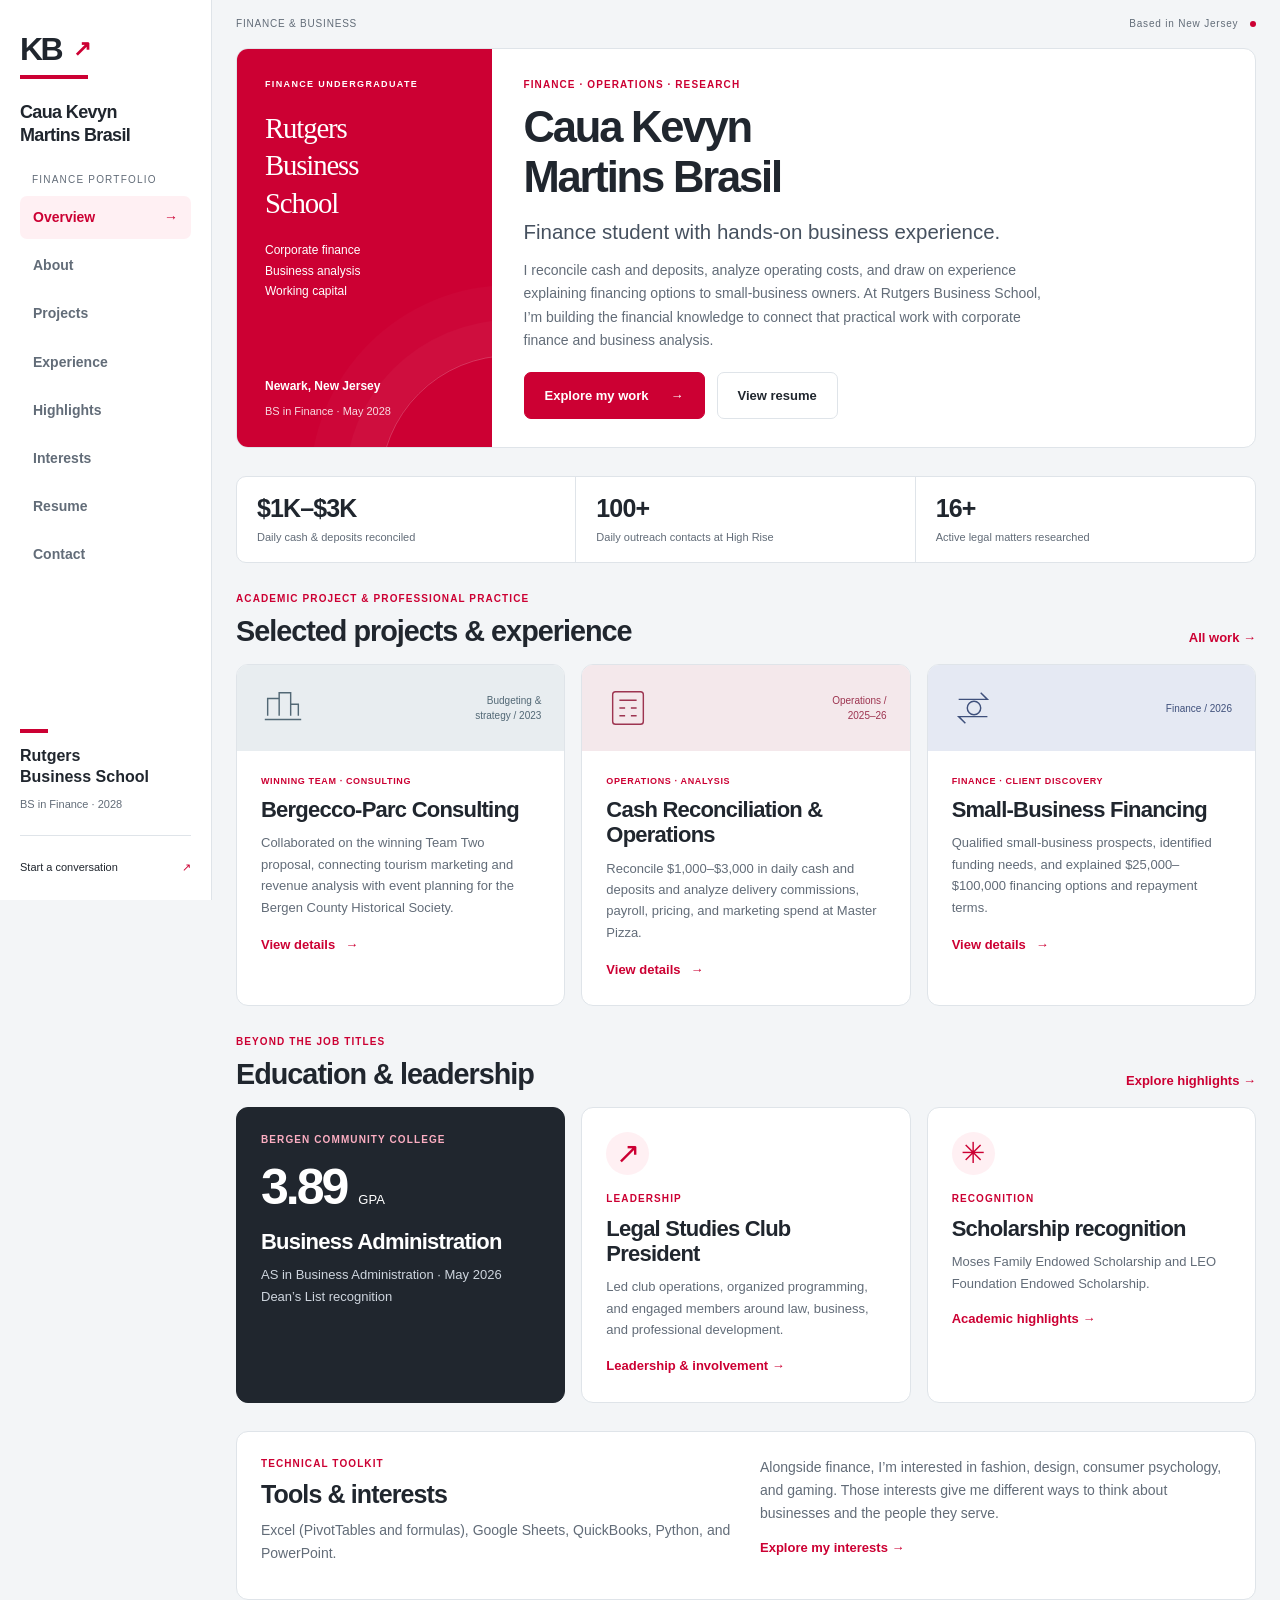
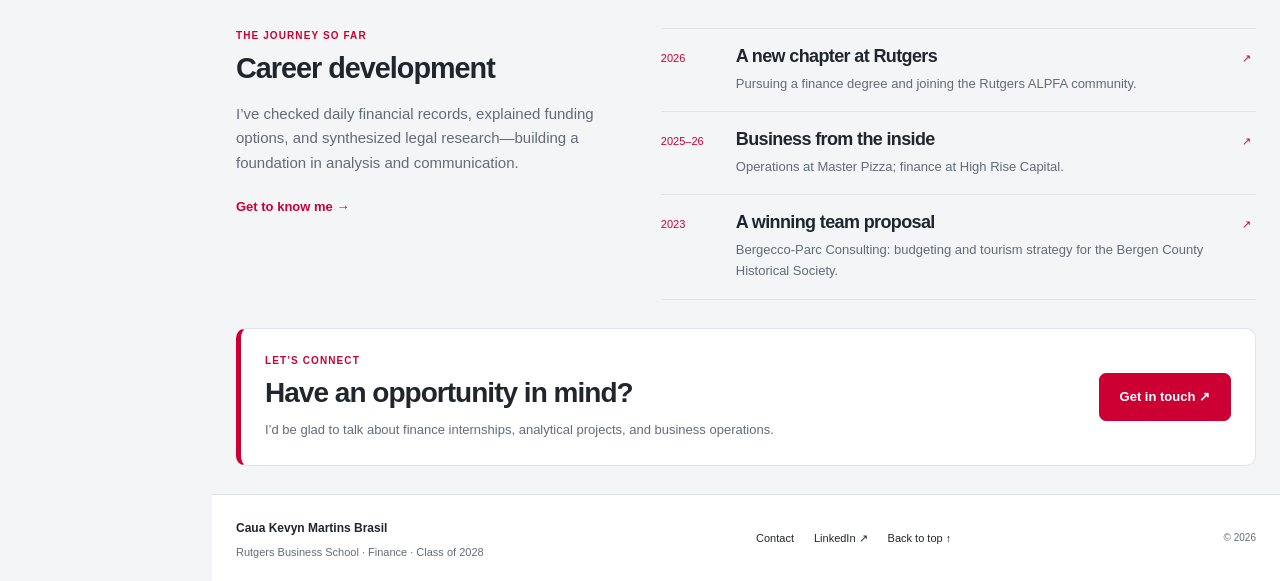
<file: index.html>
<!doctype html>
<html lang="en">
<head>
  <meta charset="utf-8">
  <meta name="viewport" content="width=device-width, initial-scale=1">
  <meta name="description" content="Finance, business experience, and campus involvement from Caua Kevyn Martins Brasil.">
  <meta name="theme-color" content="#cc0033">
  <title>Overview | Caua Kevyn Martins Brasil</title>
  <link rel="icon" href="data:image/svg+xml,%3Csvg xmlns='http://www.w3.org/2000/svg' viewBox='0 0 64 64'%3E%3Crect width='64' height='64' fill='%23cc0033'/%3E%3Ctext x='32' y='42' text-anchor='middle' font-family='Arial,sans-serif' font-weight='bold' font-size='23' fill='white'%3EKB%3C/text%3E%3C/svg%3E">
  <link rel="stylesheet" href="site.css?v=9">
</head>
<body>
  <a class="skip-link" href="#main">Skip to content</a>
  <header class="site-header">
    <a class="brand" href="index.html" aria-label="Caua Kevyn Martins Brasil, home"><span class="brand-mark" aria-hidden="true">KB<span>↗</span></span><span class="brand-name">Caua Kevyn<br>Martins Brasil</span></a>
    <p class="nav-caption">Finance portfolio</p>
    <nav aria-label="Primary"><ul class="nav-list"><li><a href="index.html" aria-current="page">Overview</a></li>
<li><a href="about.html">About</a></li>
<li><a href="projects.html">Projects</a></li>
<li><a href="experience.html">Experience</a></li>
<li><a href="highlights.html">Highlights</a></li>
<li><a href="interests.html">Interests</a></li>
<li><a href="resume.html">Resume</a></li>
<li><a href="contact.html">Contact</a></li></ul></nav>
    <div class="sidebar-school"><span class="school-rule"></span><strong>Rutgers<br>Business School</strong><span>BS in Finance · 2028</span></div>
    <a class="sidebar-contact" href="contact.html">Start a conversation <span>↗</span></a>
  </header>
  <div class="site-content"><div class="topline"><span>FINANCE &amp; BUSINESS</span><span>Based in New Jersey <span class="status-dot" aria-hidden="true"></span></span></div>
  <main id="main">
  <div class="wrap"><section class="profile-hero" aria-labelledby="hero-title">
    <div class="profile-scarlet"><span class="profile-label">FINANCE UNDERGRADUATE</span><div class="profile-word">Rutgers<br>Business<br>School</div><p class="profile-focus">Corporate finance<br>Business analysis<br>Working capital</p><div class="profile-school">Newark, New Jersey<span>BS in Finance · May 2028</span></div></div>
    <div class="profile-intro"><span class="eyebrow">Finance · Operations · Research</span><h1 id="hero-title">Caua Kevyn<br>Martins Brasil</h1><p class="lead">Finance student with hands-on business experience.</p><p class="intro-detail">I reconcile cash and deposits, analyze operating costs, and draw on experience explaining financing options to small-business owners. At Rutgers Business School, I’m building the financial knowledge to connect that practical work with corporate finance and business analysis.</p><div class="button-row"><a class="button" href="projects.html">Explore my work <span aria-hidden="true">→</span></a><a class="button secondary" href="resume.html">View resume</a></div></div>
  </section>
  <div class="evidence-strip evidence-strip-three" aria-label="Experience at a glance"><div><strong>$1K–$3K</strong><span>Daily cash &amp; deposits reconciled</span></div><div><strong>100+</strong><span>Daily outreach contacts at High Rise</span></div><div><strong>16+</strong><span>Active legal matters researched</span></div></div>
  <section class="section"><div class="section-head"><div><span class="eyebrow">Academic project &amp; professional practice</span><h2 id="section-selected-projects-amp-experience">Selected projects &amp; experience</h2></div><a class="text-link" href="projects.html">All work →</a></div><div class="project-list"><article class="project-card"><div class="project-visual "><svg viewBox="0 0 48 48" fill="none" stroke="currentColor" stroke-width="1.5" aria-hidden="true"><path d='M8 32V14h12v18M20 32V8h12v24M32 32V20h8v12M5 36h38'/></svg><span>Budgeting &amp; strategy / 2023</span></div>
      <div class="project-copy"><span class="eyebrow">Winning team · consulting</span><h3><a href="project-bergecco.html">Bergecco-Parc Consulting</a></h3><p>Collaborated on the winning Team Two proposal, connecting tourism marketing and revenue analysis with event planning for the Bergen County Historical Society.</p><a class="text-link" href="project-bergecco.html">View details <span aria-hidden="true">→</span></a></div></article><article class="project-card"><div class="project-visual rose"><svg viewBox="0 0 48 48" fill="none" stroke="currentColor" stroke-width="1.5" aria-hidden="true"><rect x='8' y='7' width='32' height='34' rx='3'/><path d='M15 16h18M15 24h6m6 0h6M15 32h6m6 0h6'/></svg><span>Operations / 2025–26</span></div>
      <div class="project-copy"><span class="eyebrow">Operations · analysis</span><h3><a href="project-operations.html">Cash Reconciliation &amp; Operations</a></h3><p>Reconcile $1,000–$3,000 in daily cash and deposits and analyze delivery commissions, payroll, pricing, and marketing spend at Master Pizza.</p><a class="text-link" href="project-operations.html">View details <span aria-hidden="true">→</span></a></div></article><article class="project-card"><div class="project-visual navy"><svg viewBox="0 0 48 48" fill="none" stroke="currentColor" stroke-width="1.5" aria-hidden="true"><path d='M8 15h30l-7-7M38 33H8l7 7'/><circle cx='24' cy='24' r='7'/></svg><span>Finance / 2026</span></div>
      <div class="project-copy"><span class="eyebrow">Finance · client discovery</span><h3><a href="project-funding.html">Small-Business Financing</a></h3><p>Qualified small-business prospects, identified funding needs, and explained $25,000–$100,000 financing options and repayment terms.</p><a class="text-link" href="project-funding.html">View details <span aria-hidden="true">→</span></a></div></article></div></section>
  <section class="highlight-section"><div class="section-head"><div><span class="eyebrow">Beyond the job titles</span><h2 id="section-education-amp-leadership">Education &amp; leadership</h2></div><a class="text-link" href="highlights.html">Explore highlights →</a></div>
    <div class="milestone-grid"><article class="milestone academic"><span class="eyebrow">Bergen Community College</span><strong class="big-stat">3.89<span>GPA</span></strong><h3>Business Administration</h3><p>AS in Business Administration · May 2026<br>Dean’s List recognition</p></article><article class="milestone"><span class="tile-icon" aria-hidden="true">↗</span><span class="eyebrow">Leadership</span><h3>Legal Studies Club President</h3><p>Led club operations, organized programming, and engaged members around law, business, and professional development.</p><a class="text-link" href="highlights.html#leadership">Leadership &amp; involvement →</a></article><article class="milestone"><span class="tile-icon" aria-hidden="true">✳</span><span class="eyebrow">Recognition</span><h3>Scholarship recognition</h3><p>Moses Family Endowed Scholarship and LEO Foundation Endowed Scholarship.</p><a class="text-link" href="highlights.html#recognition">Academic highlights →</a></article></div>
  </section>
  <section class="toolkit-section"><div><span class="eyebrow">Technical toolkit</span><h2 id="section-tools-amp-interests">Tools &amp; interests</h2><p>Excel (PivotTables and formulas), Google Sheets, QuickBooks, Python, and PowerPoint.</p></div><div><p>Alongside finance, I’m interested in fashion, design, consumer psychology, and gaming. Those interests give me different ways to think about businesses and the people they serve.</p><a class="text-link" href="interests.html">Explore my interests →</a></div></section><section class="section journey-section"><div><span class="eyebrow">The journey so far</span><h2 id="section-career-development">Career development</h2><p class="body-copy">I’ve checked daily financial records, explained funding options, and synthesized legal research—building a foundation in analysis and communication.</p><a class="text-link" href="about.html">Get to know me →</a></div><div class="journey-list"><a href="highlights.html#leadership"><span>2026</span><div><h3>A new chapter at Rutgers</h3><p>Pursuing a finance degree and joining the Rutgers ALPFA community.</p></div><span aria-hidden="true">↗</span></a><a href="experience.html"><span>2025–26</span><div><h3>Business from the inside</h3><p>Operations at Master Pizza; finance at High Rise Capital.</p></div><span aria-hidden="true">↗</span></a><a href="project-bergecco.html"><span>2023</span><div><h3>A winning team proposal</h3><p>Bergecco-Parc Consulting: budgeting and tourism strategy for the Bergen County Historical Society.</p></div><span aria-hidden="true">↗</span></a></div></section>
  <section class="connect-banner"><div><span class="eyebrow">Let’s connect</span><h2 id="section-have-an-opportunity-in-mind">Have an opportunity in mind?</h2><p>I’d be glad to talk about finance internships, analytical projects, and business operations.</p></div><a class="button" href="contact.html">Get in touch ↗</a></section></div></main>
  <footer class="site-footer"><div class="wrap footer-top"><div><strong>Caua Kevyn Martins Brasil</strong><p>Rutgers Business School · Finance · Class of 2028</p></div><nav class="footer-links" aria-label="Footer"><a href="contact.html">Contact</a><a href="https://www.linkedin.com/in/kevin-brasil-6b93032a8/" target="_blank" rel="noopener noreferrer">LinkedIn ↗</a><a href="#main">Back to top ↑</a></nav><span class="copyright">© 2026</span></div></footer></div>
</body>
</html>
</file>
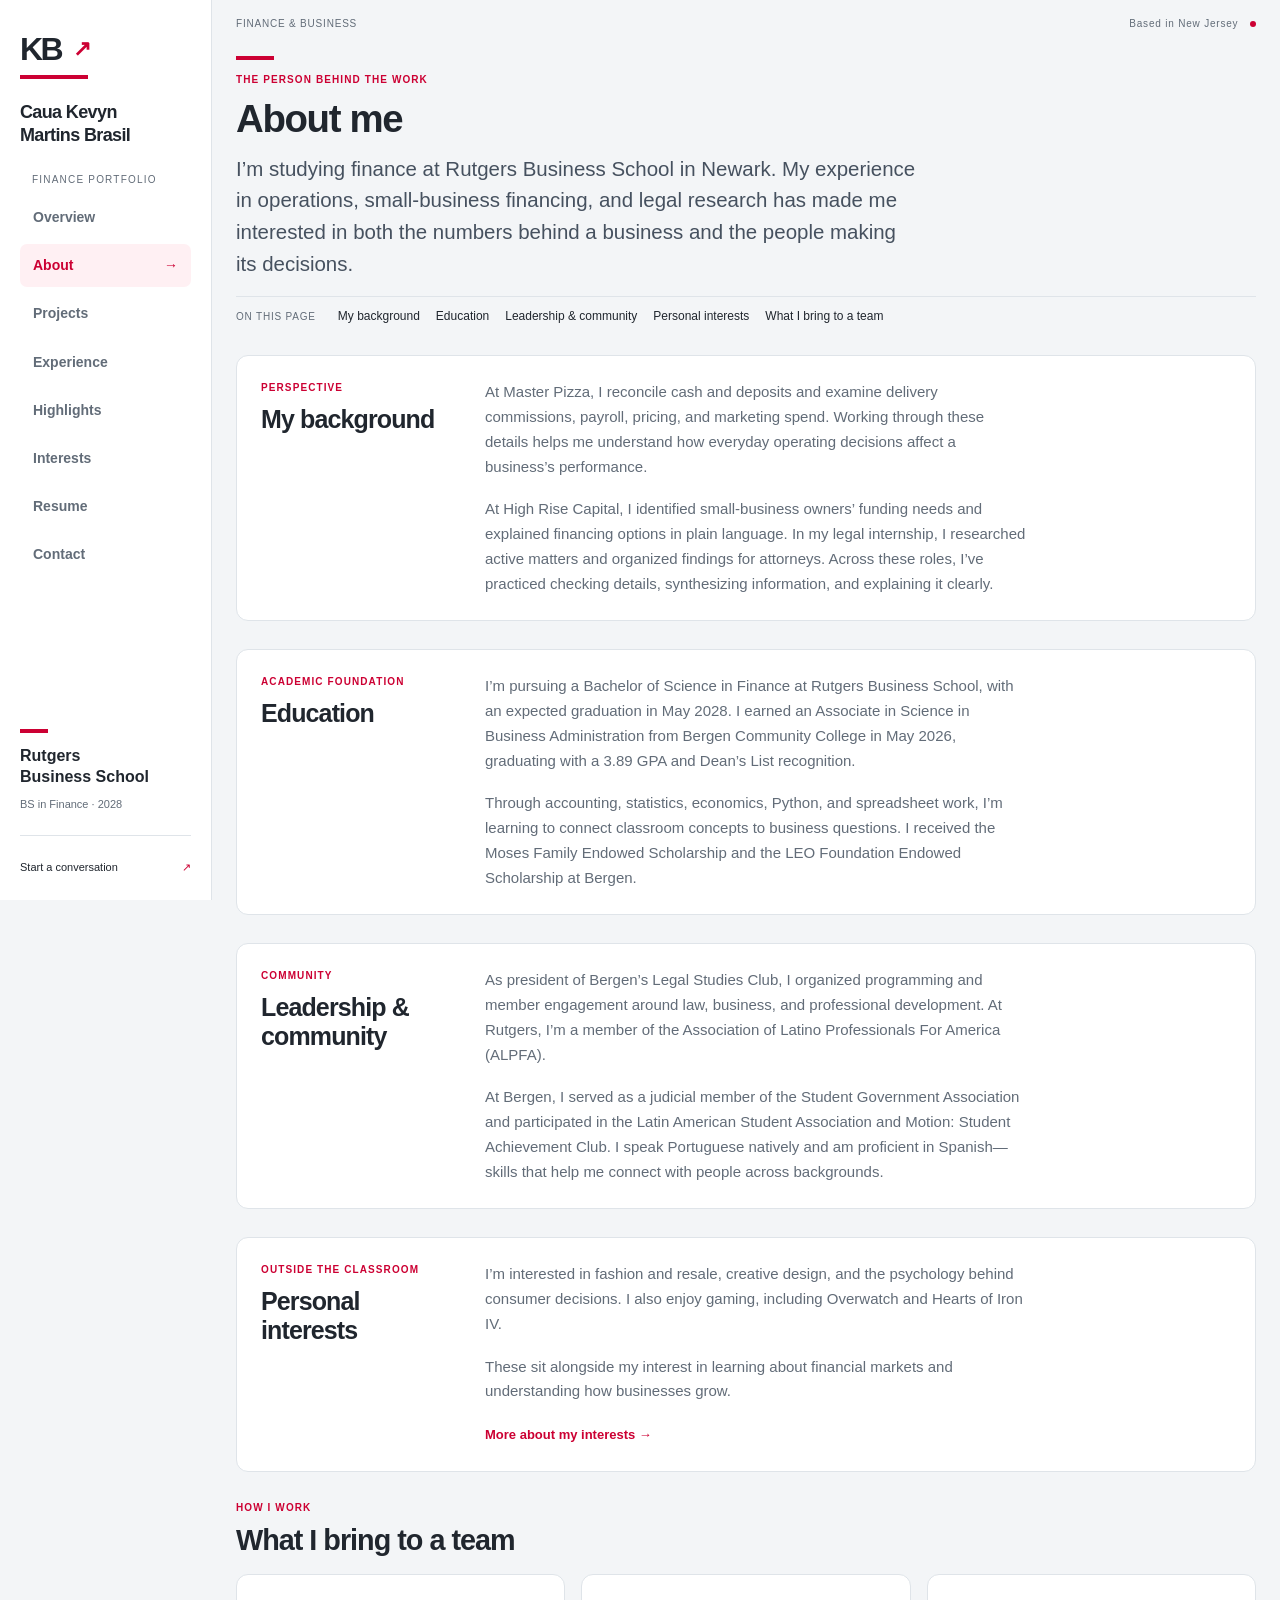
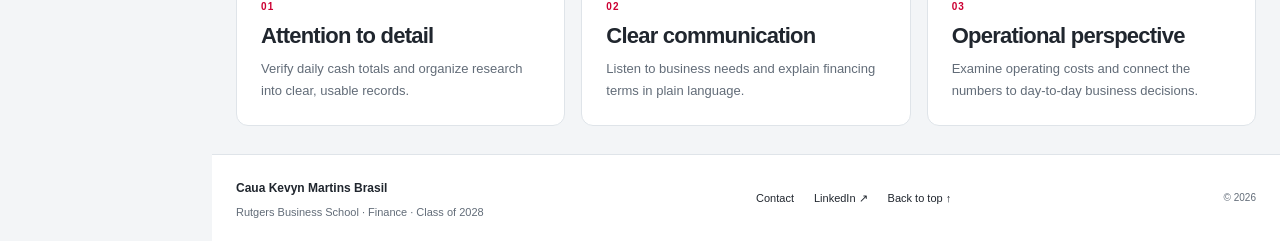
<file: about.html>
<!doctype html>
<html lang="en">
<head>
  <meta charset="utf-8">
  <meta name="viewport" content="width=device-width, initial-scale=1">
  <meta name="description" content="Learn about Caua Kevyn Martins Brasil&#x27;s education, leadership, and interest in finance.">
  <meta name="theme-color" content="#cc0033">
  <title>About | Caua Kevyn Martins Brasil</title>
  <link rel="icon" href="data:image/svg+xml,%3Csvg xmlns='http://www.w3.org/2000/svg' viewBox='0 0 64 64'%3E%3Crect width='64' height='64' fill='%23cc0033'/%3E%3Ctext x='32' y='42' text-anchor='middle' font-family='Arial,sans-serif' font-weight='bold' font-size='23' fill='white'%3EKB%3C/text%3E%3C/svg%3E">
  <link rel="stylesheet" href="site.css?v=9">
</head>
<body>
  <a class="skip-link" href="#main">Skip to content</a>
  <header class="site-header">
    <a class="brand" href="index.html" aria-label="Caua Kevyn Martins Brasil, home"><span class="brand-mark" aria-hidden="true">KB<span>↗</span></span><span class="brand-name">Caua Kevyn<br>Martins Brasil</span></a>
    <p class="nav-caption">Finance portfolio</p>
    <nav aria-label="Primary"><ul class="nav-list"><li><a href="index.html">Overview</a></li>
<li><a href="about.html" aria-current="page">About</a></li>
<li><a href="projects.html">Projects</a></li>
<li><a href="experience.html">Experience</a></li>
<li><a href="highlights.html">Highlights</a></li>
<li><a href="interests.html">Interests</a></li>
<li><a href="resume.html">Resume</a></li>
<li><a href="contact.html">Contact</a></li></ul></nav>
    <div class="sidebar-school"><span class="school-rule"></span><strong>Rutgers<br>Business School</strong><span>BS in Finance · 2028</span></div>
    <a class="sidebar-contact" href="contact.html">Start a conversation <span>↗</span></a>
  </header>
  <div class="site-content"><div class="topline"><span>FINANCE &amp; BUSINESS</span><span>Based in New Jersey <span class="status-dot" aria-hidden="true"></span></span></div>
  <main id="main">
  <div class="wrap"><header class="page-intro"><span class="eyebrow">The person behind the work</span><h1>About me</h1>
    <p class="lead">I’m studying finance at Rutgers Business School in Newark. My experience in operations, small-business financing, and legal research has made me interested in both the numbers behind a business and the people making its decisions.</p><nav class="section-nav" aria-label="On this page"><span>On this page</span><a href="#section-my-background">My background</a><a href="#section-education">Education</a><a href="#section-leadership-amp-community">Leadership &amp; community</a><a href="#section-personal-interests">Personal interests</a><a href="#section-what-i-bring-to-a-team">What I bring to a team</a></nav></header>
    <section class="split-section"><div><span class="eyebrow">Perspective</span><h2 id="section-my-background">My background</h2></div><div class="body-copy">
      <p>At Master Pizza, I reconcile cash and deposits and examine delivery commissions, payroll, pricing, and marketing spend. Working through these details helps me understand how everyday operating decisions affect a business’s performance.</p>
      <p>At High Rise Capital, I identified small-business owners’ funding needs and explained financing options in plain language. In my legal internship, I researched active matters and organized findings for attorneys. Across these roles, I’ve practiced checking details, synthesizing information, and explaining it clearly.</p>
    </div></section>
    <section class="split-section"><div><span class="eyebrow">Academic foundation</span><h2 id="section-education">Education</h2></div><div class="body-copy">
      <p>I’m pursuing a Bachelor of Science in Finance at Rutgers Business School, with an expected graduation in May 2028. I earned an Associate in Science in Business Administration from Bergen Community College in May 2026, graduating with a 3.89 GPA and Dean’s List recognition.</p>
      <p>Through accounting, statistics, economics, Python, and spreadsheet work, I’m learning to connect classroom concepts to business questions. I received the Moses Family Endowed Scholarship and the LEO Foundation Endowed Scholarship at Bergen.</p>
    </div></section>
    <section class="split-section"><div><span class="eyebrow">Community</span><h2 id="section-leadership-amp-community">Leadership &amp; community</h2></div><div class="body-copy">
      <p>As president of Bergen’s Legal Studies Club, I organized programming and member engagement around law, business, and professional development. At Rutgers, I’m a member of the Association of Latino Professionals For America (ALPFA).</p>
      <p>At Bergen, I served as a judicial member of the Student Government Association and participated in the Latin American Student Association and Motion: Student Achievement Club. I speak Portuguese natively and am proficient in Spanish—skills that help me connect with people across backgrounds.</p>
    </div></section>
    <section class="split-section"><div><span class="eyebrow">Outside the classroom</span><h2 id="section-personal-interests">Personal interests</h2></div><div class="body-copy"><p>I’m interested in fashion and resale, creative design, and the psychology behind consumer decisions. I also enjoy gaming, including Overwatch and Hearts of Iron IV.</p><p>These sit alongside my interest in learning about financial markets and understanding how businesses grow.</p><a class="text-link" href="interests.html">More about my interests →</a></div></section><section class="section"><div class="section-head"><div><span class="eyebrow">How I work</span><h2 id="section-what-i-bring-to-a-team">What I bring to a team</h2></div></div>
      <div class="card-grid"><div class="info-card"><span class="eyebrow">01</span><h3>Attention to detail</h3><p>Verify daily cash totals and organize research into clear, usable records.</p></div><div class="info-card"><span class="eyebrow">02</span><h3>Clear communication</h3><p>Listen to business needs and explain financing terms in plain language.</p></div><div class="info-card"><span class="eyebrow">03</span><h3>Operational perspective</h3><p>Examine operating costs and connect the numbers to day-to-day business decisions.</p></div></div>
    </section></div></main>
  <footer class="site-footer"><div class="wrap footer-top"><div><strong>Caua Kevyn Martins Brasil</strong><p>Rutgers Business School · Finance · Class of 2028</p></div><nav class="footer-links" aria-label="Footer"><a href="contact.html">Contact</a><a href="https://www.linkedin.com/in/kevin-brasil-6b93032a8/" target="_blank" rel="noopener noreferrer">LinkedIn ↗</a><a href="#main">Back to top ↑</a></nav><span class="copyright">© 2026</span></div></footer></div>
</body>
</html>
</file>
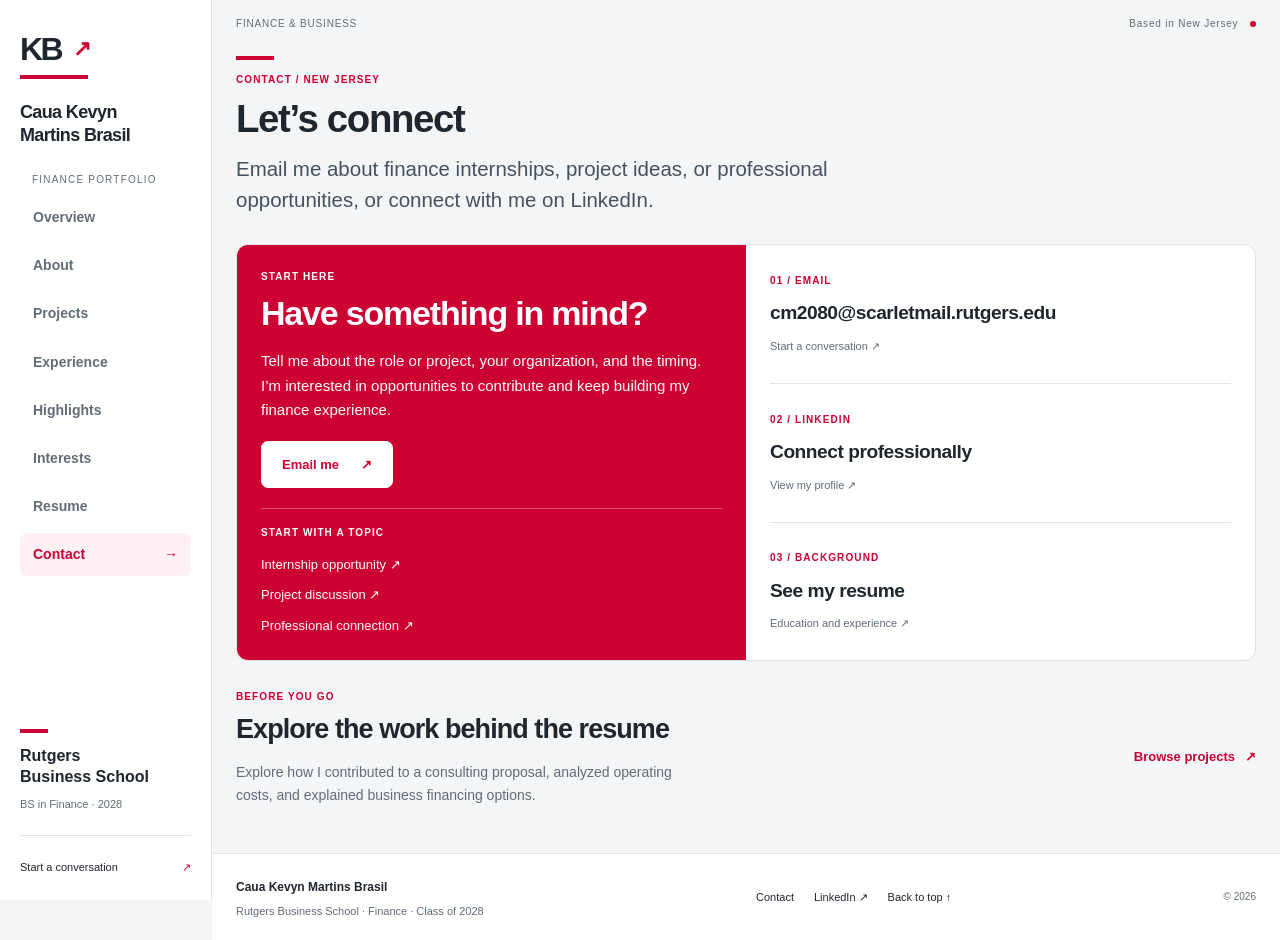
<file: contact.html>
<!doctype html>
<html lang="en">
<head>
  <meta charset="utf-8">
  <meta name="viewport" content="width=device-width, initial-scale=1">
  <meta name="description" content="Contact Caua Kevyn Martins Brasil about finance internships and professional opportunities.">
  <meta name="theme-color" content="#cc0033">
  <title>Contact | Caua Kevyn Martins Brasil</title>
  <link rel="icon" href="data:image/svg+xml,%3Csvg xmlns='http://www.w3.org/2000/svg' viewBox='0 0 64 64'%3E%3Crect width='64' height='64' fill='%23cc0033'/%3E%3Ctext x='32' y='42' text-anchor='middle' font-family='Arial,sans-serif' font-weight='bold' font-size='23' fill='white'%3EKB%3C/text%3E%3C/svg%3E">
  <link rel="stylesheet" href="site.css?v=9">
</head>
<body>
  <a class="skip-link" href="#main">Skip to content</a>
  <header class="site-header">
    <a class="brand" href="index.html" aria-label="Caua Kevyn Martins Brasil, home"><span class="brand-mark" aria-hidden="true">KB<span>↗</span></span><span class="brand-name">Caua Kevyn<br>Martins Brasil</span></a>
    <p class="nav-caption">Finance portfolio</p>
    <nav aria-label="Primary"><ul class="nav-list"><li><a href="index.html">Overview</a></li>
<li><a href="about.html">About</a></li>
<li><a href="projects.html">Projects</a></li>
<li><a href="experience.html">Experience</a></li>
<li><a href="highlights.html">Highlights</a></li>
<li><a href="interests.html">Interests</a></li>
<li><a href="resume.html">Resume</a></li>
<li><a href="contact.html" aria-current="page">Contact</a></li></ul></nav>
    <div class="sidebar-school"><span class="school-rule"></span><strong>Rutgers<br>Business School</strong><span>BS in Finance · 2028</span></div>
    <a class="sidebar-contact" href="contact.html">Start a conversation <span>↗</span></a>
  </header>
  <div class="site-content"><div class="topline"><span>FINANCE &amp; BUSINESS</span><span>Based in New Jersey <span class="status-dot" aria-hidden="true"></span></span></div>
  <main id="main">
  <div class="wrap"><header class="page-intro compact"><span class="eyebrow">Contact / New Jersey</span><h1>Let’s connect</h1>
    <p class="lead">Email me about finance internships, project ideas, or professional opportunities, or connect with me on LinkedIn.</p></header>
    <section class="contact-panel"><div><span class="eyebrow">Start here</span><h2 id="section-have-something-in-mind">Have something in mind?</h2><p class="body-copy">Tell me about the role or project, your organization, and the timing. I’m interested in opportunities to contribute and keep building my finance experience.</p>
      <a class="button" href="mailto:cm2080@scarletmail.rutgers.edu?subject=Portfolio%20inquiry">Email me <span aria-hidden="true">↗</span></a>
      <div class="contact-note"><span class="eyebrow">Start with a topic</span><div class="contact-topics"><a href="mailto:cm2080@scarletmail.rutgers.edu?subject=Finance%20internship%20opportunity">Internship opportunity ↗</a><a href="mailto:cm2080@scarletmail.rutgers.edu?subject=Project%20discussion">Project discussion ↗</a><a href="mailto:cm2080@scarletmail.rutgers.edu?subject=Professional%20connection">Professional connection ↗</a></div></div></div>
      <div class="contact-methods"><a class="contact-method" href="mailto:cm2080@scarletmail.rutgers.edu"><span class="eyebrow">01 / Email</span><strong>cm2080@scarletmail.rutgers.edu</strong><small>Start a conversation <span aria-hidden="true">↗</span></small></a>
        <a class="contact-method" href="https://www.linkedin.com/in/kevin-brasil-6b93032a8/" target="_blank" rel="noopener noreferrer"><span class="eyebrow">02 / LinkedIn</span><strong>Connect professionally</strong><small>View my profile <span aria-hidden="true">↗</span></small></a>
        <a class="contact-method" href="resume.html"><span class="eyebrow">03 / Background</span><strong>See my resume</strong><small>Education and experience <span aria-hidden="true">↗</span></small></a></div>
    </section><section class="contact-next"><div><span class="eyebrow">Before you go</span><h2 id="section-explore-the-work-behind-the-resume">Explore the work behind the resume</h2><p>Explore how I contributed to a consulting proposal, analyzed operating costs, and explained business financing options.</p></div><a class="text-link" href="projects.html">Browse projects <span aria-hidden="true">↗</span></a></section>
  </div></main>
  <footer class="site-footer"><div class="wrap footer-top"><div><strong>Caua Kevyn Martins Brasil</strong><p>Rutgers Business School · Finance · Class of 2028</p></div><nav class="footer-links" aria-label="Footer"><a href="contact.html">Contact</a><a href="https://www.linkedin.com/in/kevin-brasil-6b93032a8/" target="_blank" rel="noopener noreferrer">LinkedIn ↗</a><a href="#main">Back to top ↑</a></nav><span class="copyright">© 2026</span></div></footer></div>
</body>
</html>
</file>
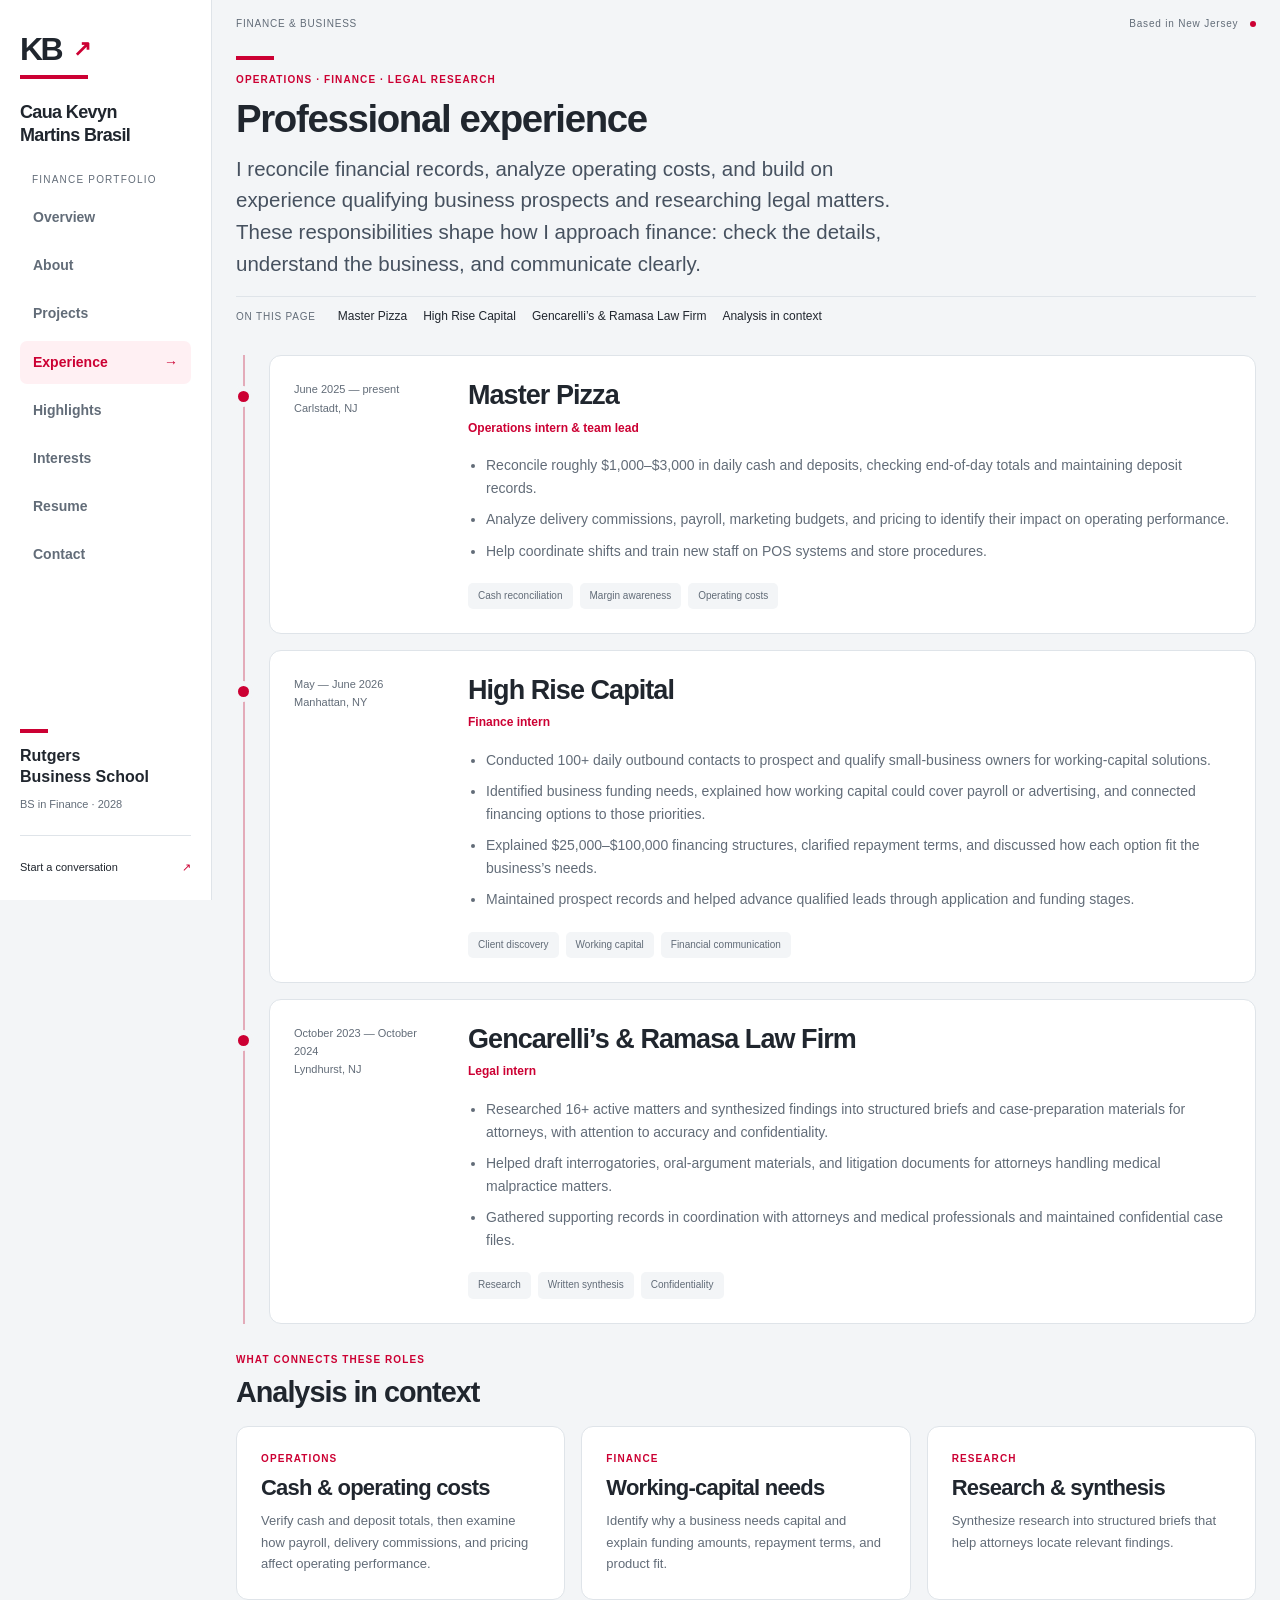
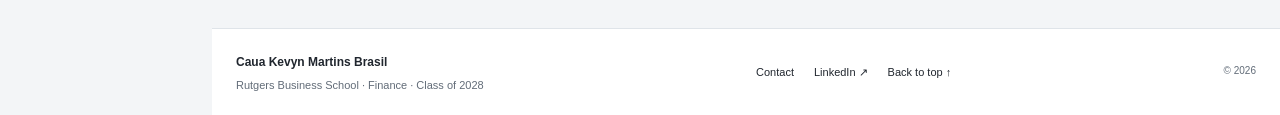
<file: experience.html>
<!doctype html>
<html lang="en">
<head>
  <meta charset="utf-8">
  <meta name="viewport" content="width=device-width, initial-scale=1">
  <meta name="description" content="Professional experience in operations, finance, and legal research.">
  <meta name="theme-color" content="#cc0033">
  <title>Experience | Caua Kevyn Martins Brasil</title>
  <link rel="icon" href="data:image/svg+xml,%3Csvg xmlns='http://www.w3.org/2000/svg' viewBox='0 0 64 64'%3E%3Crect width='64' height='64' fill='%23cc0033'/%3E%3Ctext x='32' y='42' text-anchor='middle' font-family='Arial,sans-serif' font-weight='bold' font-size='23' fill='white'%3EKB%3C/text%3E%3C/svg%3E">
  <link rel="stylesheet" href="site.css?v=9">
</head>
<body>
  <a class="skip-link" href="#main">Skip to content</a>
  <header class="site-header">
    <a class="brand" href="index.html" aria-label="Caua Kevyn Martins Brasil, home"><span class="brand-mark" aria-hidden="true">KB<span>↗</span></span><span class="brand-name">Caua Kevyn<br>Martins Brasil</span></a>
    <p class="nav-caption">Finance portfolio</p>
    <nav aria-label="Primary"><ul class="nav-list"><li><a href="index.html">Overview</a></li>
<li><a href="about.html">About</a></li>
<li><a href="projects.html">Projects</a></li>
<li><a href="experience.html" aria-current="page">Experience</a></li>
<li><a href="highlights.html">Highlights</a></li>
<li><a href="interests.html">Interests</a></li>
<li><a href="resume.html">Resume</a></li>
<li><a href="contact.html">Contact</a></li></ul></nav>
    <div class="sidebar-school"><span class="school-rule"></span><strong>Rutgers<br>Business School</strong><span>BS in Finance · 2028</span></div>
    <a class="sidebar-contact" href="contact.html">Start a conversation <span>↗</span></a>
  </header>
  <div class="site-content"><div class="topline"><span>FINANCE &amp; BUSINESS</span><span>Based in New Jersey <span class="status-dot" aria-hidden="true"></span></span></div>
  <main id="main">
  <div class="wrap"><header class="page-intro compact"><span class="eyebrow">Operations · Finance · Legal research</span><h1>Professional experience</h1>
    <p class="lead">I reconcile financial records, analyze operating costs, and build on experience qualifying business prospects and researching legal matters. These responsibilities shape how I approach finance: check the details, understand the business, and communicate clearly.</p><nav class="section-nav" aria-label="On this page"><span>On this page</span><a href="#section-master-pizza">Master Pizza</a><a href="#section-high-rise-capital">High Rise Capital</a><a href="#section-gencarelli-s-amp-ramasa-law-firm">Gencarelli’s &amp; Ramasa Law Firm</a><a href="#section-analysis-in-context">Analysis in context</a></nav></header>
    <section class="timeline" aria-label="Professional experience">
      <article class="timeline-entry"><span class="timeline-date">June 2025 — present<br>Carlstadt, NJ</span><div><h2 id="section-master-pizza">Master Pizza</h2><p class="role-name">Operations intern &amp; team lead</p>
        <ul><li>Reconcile roughly $1,000–$3,000 in daily cash and deposits, checking end-of-day totals and maintaining deposit records.</li><li>Analyze delivery commissions, payroll, marketing budgets, and pricing to identify their impact on operating performance.</li><li>Help coordinate shifts and train new staff on POS systems and store procedures.</li></ul>
        <ul class="chip-list"><li>Cash reconciliation</li><li>Margin awareness</li><li>Operating costs</li></ul></div></article>
      <article class="timeline-entry"><span class="timeline-date">May — June 2026<br>Manhattan, NY</span><div><h2 id="section-high-rise-capital">High Rise Capital</h2><p class="role-name">Finance intern</p>
        <ul><li>Conducted 100+ daily outbound contacts to prospect and qualify small-business owners for working-capital solutions.</li><li>Identified business funding needs, explained how working capital could cover payroll or advertising, and connected financing options to those priorities.</li><li>Explained $25,000–$100,000 financing structures, clarified repayment terms, and discussed how each option fit the business’s needs.</li><li>Maintained prospect records and helped advance qualified leads through application and funding stages.</li></ul>
        <ul class="chip-list"><li>Client discovery</li><li>Working capital</li><li>Financial communication</li></ul></div></article>
      <article class="timeline-entry"><span class="timeline-date">October 2023 — October 2024<br>Lyndhurst, NJ</span><div><h2 id="section-gencarelli-s-amp-ramasa-law-firm">Gencarelli’s &amp; Ramasa Law Firm</h2><p class="role-name">Legal intern</p>
        <ul><li>Researched 16+ active matters and synthesized findings into structured briefs and case-preparation materials for attorneys, with attention to accuracy and confidentiality.</li><li>Helped draft interrogatories, oral-argument materials, and litigation documents for attorneys handling medical malpractice matters.</li><li>Gathered supporting records in coordination with attorneys and medical professionals and maintained confidential case files.</li></ul>
        <ul class="chip-list"><li>Research</li><li>Written synthesis</li><li>Confidentiality</li></ul></div></article>
    </section>
    <section class="section"><div class="section-head"><div><span class="eyebrow">What connects these roles</span><h2 id="section-analysis-in-context">Analysis in context</h2></div></div>
      <div class="card-grid"><div class="info-card"><span class="eyebrow">Operations</span><h3>Cash &amp; operating costs</h3><p>Verify cash and deposit totals, then examine how payroll, delivery commissions, and pricing affect operating performance.</p></div><div class="info-card"><span class="eyebrow">Finance</span><h3>Working-capital needs</h3><p>Identify why a business needs capital and explain funding amounts, repayment terms, and product fit.</p></div><div class="info-card"><span class="eyebrow">Research</span><h3>Research &amp; synthesis</h3><p>Synthesize research into structured briefs that help attorneys locate relevant findings.</p></div></div>
    </section></div></main>
  <footer class="site-footer"><div class="wrap footer-top"><div><strong>Caua Kevyn Martins Brasil</strong><p>Rutgers Business School · Finance · Class of 2028</p></div><nav class="footer-links" aria-label="Footer"><a href="contact.html">Contact</a><a href="https://www.linkedin.com/in/kevin-brasil-6b93032a8/" target="_blank" rel="noopener noreferrer">LinkedIn ↗</a><a href="#main">Back to top ↑</a></nav><span class="copyright">© 2026</span></div></footer></div>
</body>
</html>
</file>
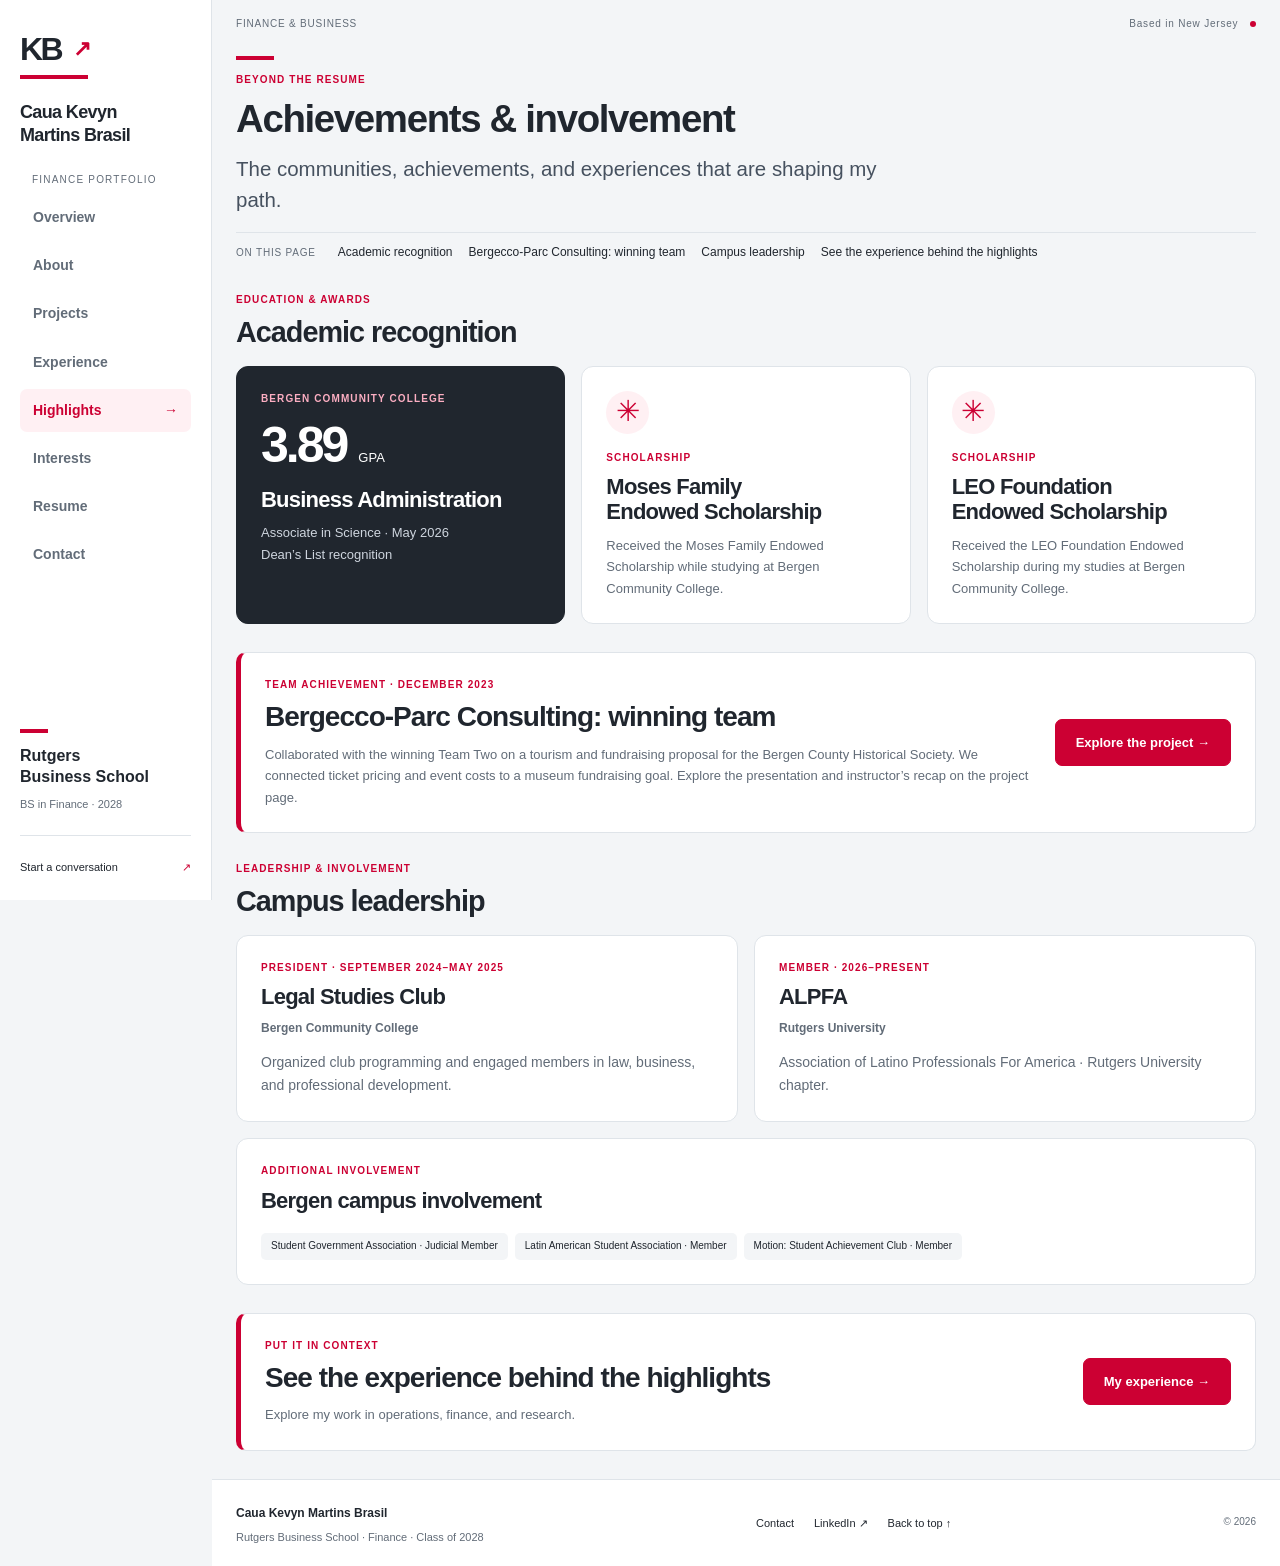
<file: highlights.html>
<!doctype html>
<html lang="en">
<head>
  <meta charset="utf-8">
  <meta name="viewport" content="width=device-width, initial-scale=1">
  <meta name="description" content="Academic recognition, leadership, and campus involvement.">
  <meta name="theme-color" content="#cc0033">
  <title>Highlights | Caua Kevyn Martins Brasil</title>
  <link rel="icon" href="data:image/svg+xml,%3Csvg xmlns='http://www.w3.org/2000/svg' viewBox='0 0 64 64'%3E%3Crect width='64' height='64' fill='%23cc0033'/%3E%3Ctext x='32' y='42' text-anchor='middle' font-family='Arial,sans-serif' font-weight='bold' font-size='23' fill='white'%3EKB%3C/text%3E%3C/svg%3E">
  <link rel="stylesheet" href="site.css?v=9">
</head>
<body>
  <a class="skip-link" href="#main">Skip to content</a>
  <header class="site-header">
    <a class="brand" href="index.html" aria-label="Caua Kevyn Martins Brasil, home"><span class="brand-mark" aria-hidden="true">KB<span>↗</span></span><span class="brand-name">Caua Kevyn<br>Martins Brasil</span></a>
    <p class="nav-caption">Finance portfolio</p>
    <nav aria-label="Primary"><ul class="nav-list"><li><a href="index.html">Overview</a></li>
<li><a href="about.html">About</a></li>
<li><a href="projects.html">Projects</a></li>
<li><a href="experience.html">Experience</a></li>
<li><a href="highlights.html" aria-current="page">Highlights</a></li>
<li><a href="interests.html">Interests</a></li>
<li><a href="resume.html">Resume</a></li>
<li><a href="contact.html">Contact</a></li></ul></nav>
    <div class="sidebar-school"><span class="school-rule"></span><strong>Rutgers<br>Business School</strong><span>BS in Finance · 2028</span></div>
    <a class="sidebar-contact" href="contact.html">Start a conversation <span>↗</span></a>
  </header>
  <div class="site-content"><div class="topline"><span>FINANCE &amp; BUSINESS</span><span>Based in New Jersey <span class="status-dot" aria-hidden="true"></span></span></div>
  <main id="main"><div class="wrap"><header class="page-intro"><span class="eyebrow">Beyond the resume</span><h1>Achievements &amp; involvement</h1><p class="lead">The communities, achievements, and experiences that are shaping my path.</p><nav class="section-nav" aria-label="On this page"><span>On this page</span><a href="#section-academic-recognition">Academic recognition</a><a href="#section-bergecco-parc-consulting-winning-team">Bergecco-Parc Consulting: winning team</a><a href="#section-campus-leadership">Campus leadership</a><a href="#section-see-the-experience-behind-the-highlights">See the experience behind the highlights</a></nav></header>
<section id="recognition" class="highlight-section"><div class="section-head"><div><span class="eyebrow">Education &amp; awards</span><h2 id="section-academic-recognition">Academic recognition</h2></div></div><div class="milestone-grid"><article class="milestone academic"><span class="eyebrow">Bergen Community College</span><strong class="big-stat">3.89<span>GPA</span></strong><h3>Business Administration</h3><p>Associate in Science · May 2026<br>Dean’s List recognition</p></article><article class="milestone"><span class="tile-icon" aria-hidden="true">✳</span><span class="eyebrow">Scholarship</span><h3>Moses Family<br>Endowed Scholarship</h3><p>Received the Moses Family Endowed Scholarship while studying at Bergen Community College.</p></article><article class="milestone"><span class="tile-icon" aria-hidden="true">✳</span><span class="eyebrow">Scholarship</span><h3>LEO Foundation<br>Endowed Scholarship</h3><p>Received the LEO Foundation Endowed Scholarship during my studies at Bergen Community College.</p></article></div></section>
<section class="connect-banner"><div><span class="eyebrow">Team achievement · December 2023</span><h2 id="section-bergecco-parc-consulting-winning-team">Bergecco-Parc Consulting: winning team</h2><p>Collaborated with the winning Team Two on a tourism and fundraising proposal for the Bergen County Historical Society. We connected ticket pricing and event costs to a museum fundraising goal. Explore the presentation and instructor’s recap on the project page.</p></div><a class="button" href="project-bergecco.html">Explore the project →</a></section>
<section id="leadership" class="section"><div class="section-head"><div><span class="eyebrow">Leadership &amp; involvement</span><h2 id="section-campus-leadership">Campus leadership</h2></div></div><div class="involvement-grid"><article class="involvement-card"><span class="eyebrow">President · September 2024–May 2025</span><h3>Legal Studies Club</h3><p class="organization">Bergen Community College</p><p>Organized club programming and engaged members in law, business, and professional development.</p></article><article class="involvement-card"><span class="eyebrow">Member · 2026–present</span><h3>ALPFA</h3><p class="organization">Rutgers University</p><p>Association of Latino Professionals For America · Rutgers University chapter.</p></article><article class="involvement-card wide"><span class="eyebrow">Additional involvement</span><h3>Bergen campus involvement</h3><ul class="chip-list"><li>Student Government Association · Judicial Member</li><li>Latin American Student Association · Member</li><li>Motion: Student Achievement Club · Member</li></ul></article></div></section>
<section class="connect-banner"><div><span class="eyebrow">Put it in context</span><h2 id="section-see-the-experience-behind-the-highlights">See the experience behind the highlights</h2><p>Explore my work in operations, finance, and research.</p></div><a class="button" href="experience.html">My experience →</a></section></div></main>
  <footer class="site-footer"><div class="wrap footer-top"><div><strong>Caua Kevyn Martins Brasil</strong><p>Rutgers Business School · Finance · Class of 2028</p></div><nav class="footer-links" aria-label="Footer"><a href="contact.html">Contact</a><a href="https://www.linkedin.com/in/kevin-brasil-6b93032a8/" target="_blank" rel="noopener noreferrer">LinkedIn ↗</a><a href="#main">Back to top ↑</a></nav><span class="copyright">© 2026</span></div></footer></div>
</body>
</html>
</file>
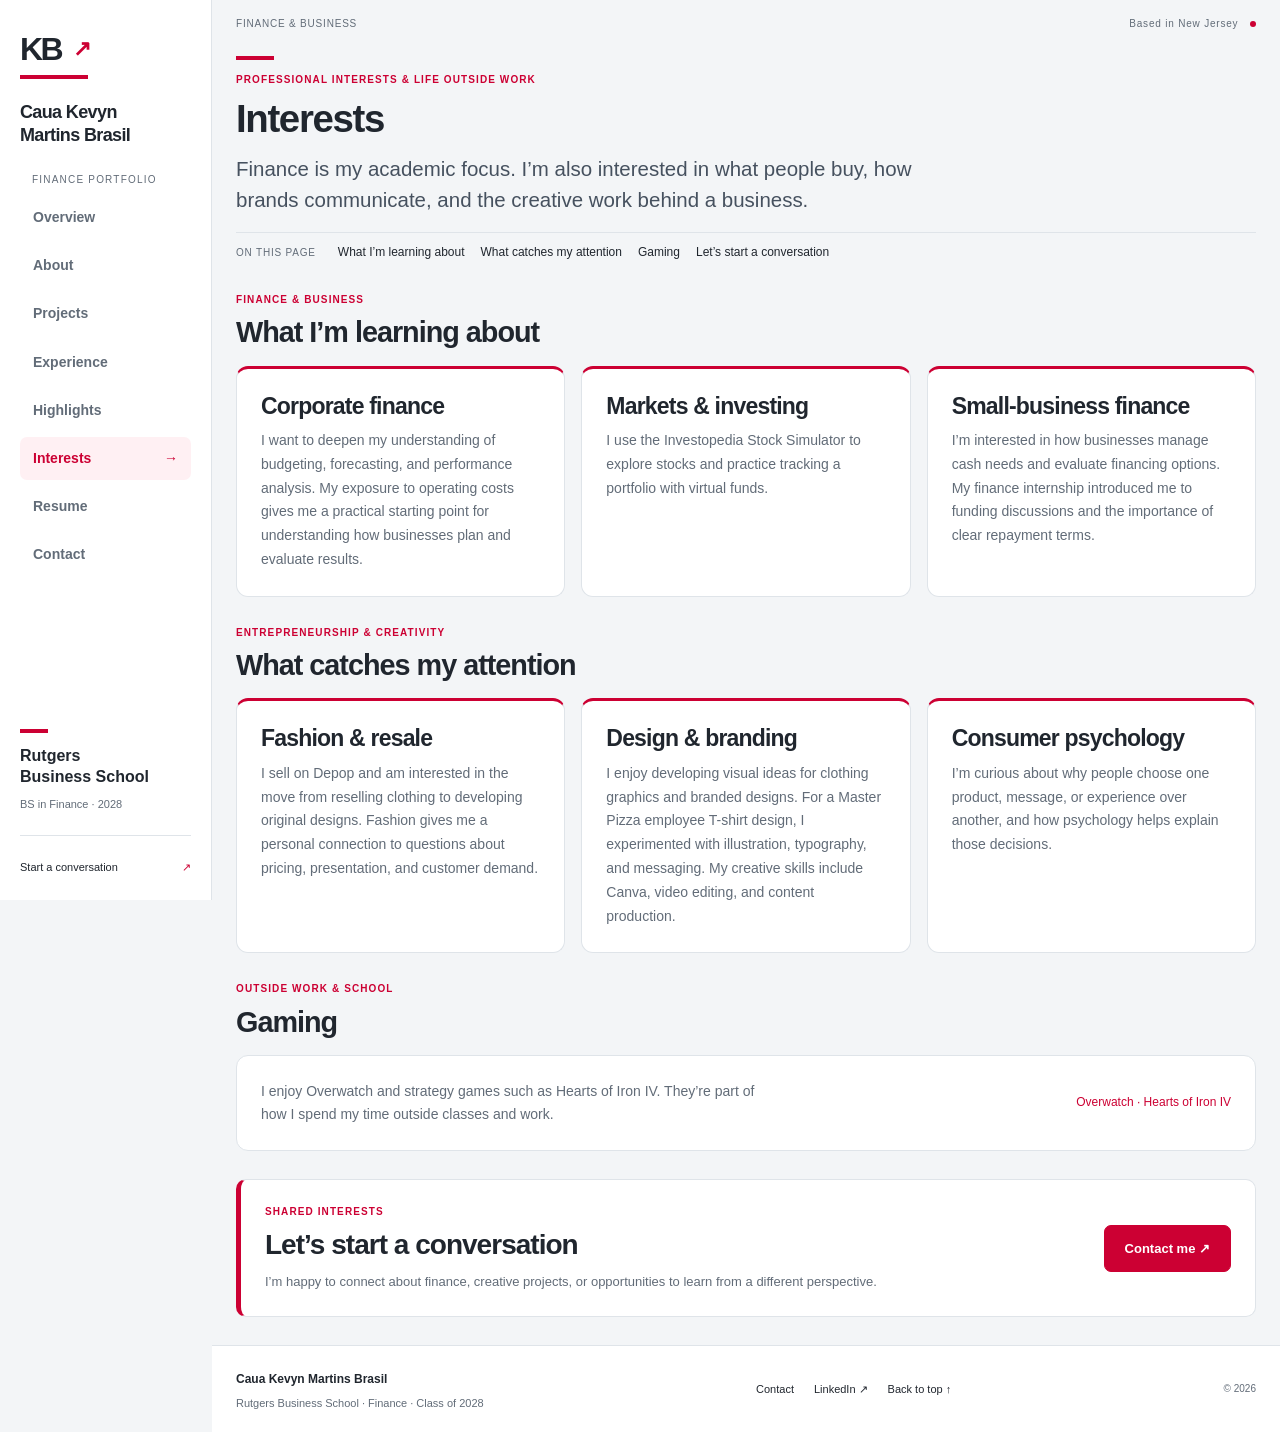
<file: interests.html>
<!doctype html>
<html lang="en">
<head>
  <meta charset="utf-8">
  <meta name="viewport" content="width=device-width, initial-scale=1">
  <meta name="description" content="Finance, entrepreneurship, fashion, design, consumer psychology, and gaming interests.">
  <meta name="theme-color" content="#cc0033">
  <title>Interests | Caua Kevyn Martins Brasil</title>
  <link rel="icon" href="data:image/svg+xml,%3Csvg xmlns='http://www.w3.org/2000/svg' viewBox='0 0 64 64'%3E%3Crect width='64' height='64' fill='%23cc0033'/%3E%3Ctext x='32' y='42' text-anchor='middle' font-family='Arial,sans-serif' font-weight='bold' font-size='23' fill='white'%3EKB%3C/text%3E%3C/svg%3E">
  <link rel="stylesheet" href="site.css?v=9">
</head>
<body>
  <a class="skip-link" href="#main">Skip to content</a>
  <header class="site-header">
    <a class="brand" href="index.html" aria-label="Caua Kevyn Martins Brasil, home"><span class="brand-mark" aria-hidden="true">KB<span>↗</span></span><span class="brand-name">Caua Kevyn<br>Martins Brasil</span></a>
    <p class="nav-caption">Finance portfolio</p>
    <nav aria-label="Primary"><ul class="nav-list"><li><a href="index.html">Overview</a></li>
<li><a href="about.html">About</a></li>
<li><a href="projects.html">Projects</a></li>
<li><a href="experience.html">Experience</a></li>
<li><a href="highlights.html">Highlights</a></li>
<li><a href="interests.html" aria-current="page">Interests</a></li>
<li><a href="resume.html">Resume</a></li>
<li><a href="contact.html">Contact</a></li></ul></nav>
    <div class="sidebar-school"><span class="school-rule"></span><strong>Rutgers<br>Business School</strong><span>BS in Finance · 2028</span></div>
    <a class="sidebar-contact" href="contact.html">Start a conversation <span>↗</span></a>
  </header>
  <div class="site-content"><div class="topline"><span>FINANCE &amp; BUSINESS</span><span>Based in New Jersey <span class="status-dot" aria-hidden="true"></span></span></div>
  <main id="main"><div class="wrap"><header class="page-intro"><span class="eyebrow">Professional interests &amp; life outside work</span><h1>Interests</h1><p class="lead">Finance is my academic focus. I’m also interested in what people buy, how brands communicate, and the creative work behind a business.</p><nav class="section-nav" aria-label="On this page"><span>On this page</span><a href="#section-what-i-m-learning-about">What I’m learning about</a><a href="#section-what-catches-my-attention">What catches my attention</a><a href="#section-gaming">Gaming</a><a href="#section-let-s-start-a-conversation">Let’s start a conversation</a></nav></header>
<section class="interest-group"><div class="section-head"><div><span class="eyebrow">Finance &amp; business</span><h2 id="section-what-i-m-learning-about">What I’m learning about</h2></div></div><div class="card-grid"><article class="info-card"><h3>Corporate finance</h3><p>I want to deepen my understanding of budgeting, forecasting, and performance analysis. My exposure to operating costs gives me a practical starting point for understanding how businesses plan and evaluate results.</p></article><article class="info-card"><h3>Markets &amp; investing</h3><p>I use the Investopedia Stock Simulator to explore stocks and practice tracking a portfolio with virtual funds.</p></article><article class="info-card"><h3>Small-business finance</h3><p>I’m interested in how businesses manage cash needs and evaluate financing options. My finance internship introduced me to funding discussions and the importance of clear repayment terms.</p></article></div></section>
<section class="interest-group"><div class="section-head"><div><span class="eyebrow">Entrepreneurship &amp; creativity</span><h2 id="section-what-catches-my-attention">What catches my attention</h2></div></div><div class="card-grid"><article class="info-card"><h3>Fashion &amp; resale</h3><p>I sell on Depop and am interested in the move from reselling clothing to developing original designs. Fashion gives me a personal connection to questions about pricing, presentation, and customer demand.</p></article><article class="info-card"><h3>Design &amp; branding</h3><p>I enjoy developing visual ideas for clothing graphics and branded designs. For a Master Pizza employee T-shirt design, I experimented with illustration, typography, and messaging. My creative skills include Canva, video editing, and content production.</p></article><article class="info-card"><h3>Consumer psychology</h3><p>I’m curious about why people choose one product, message, or experience over another, and how psychology helps explain those decisions.</p></article></div></section>
<section class="interest-group"><div class="section-head"><div><span class="eyebrow">Outside work &amp; school</span><h2 id="section-gaming">Gaming</h2></div></div><div class="gaming-note"><p>I enjoy Overwatch and strategy games such as Hearts of Iron IV. They’re part of how I spend my time outside classes and work.</p><span>Overwatch · Hearts of Iron IV</span></div></section>
<section class="connect-banner"><div><span class="eyebrow">Shared interests</span><h2 id="section-let-s-start-a-conversation">Let’s start a conversation</h2><p>I’m happy to connect about finance, creative projects, or opportunities to learn from a different perspective.</p></div><a class="button" href="contact.html">Contact me ↗</a></section></div></main>
  <footer class="site-footer"><div class="wrap footer-top"><div><strong>Caua Kevyn Martins Brasil</strong><p>Rutgers Business School · Finance · Class of 2028</p></div><nav class="footer-links" aria-label="Footer"><a href="contact.html">Contact</a><a href="https://www.linkedin.com/in/kevin-brasil-6b93032a8/" target="_blank" rel="noopener noreferrer">LinkedIn ↗</a><a href="#main">Back to top ↑</a></nav><span class="copyright">© 2026</span></div></footer></div>
</body>
</html>
</file>
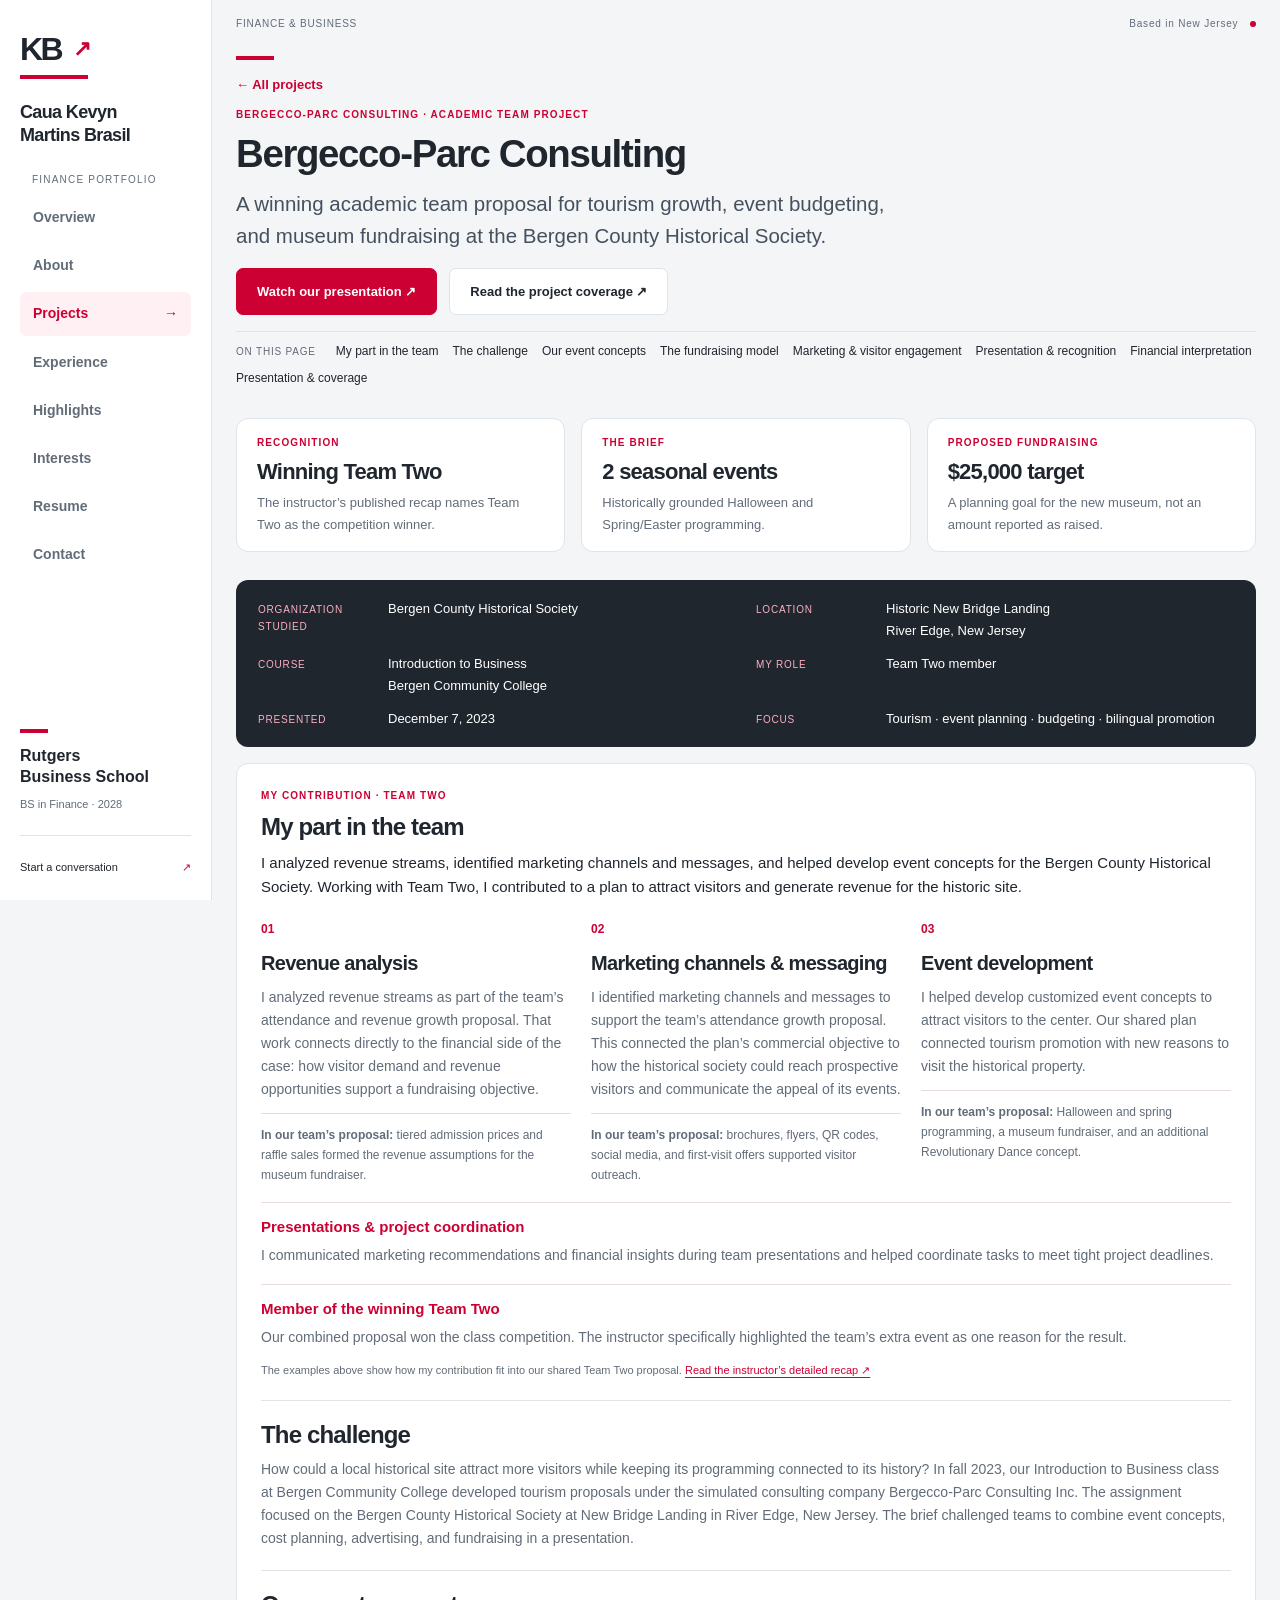
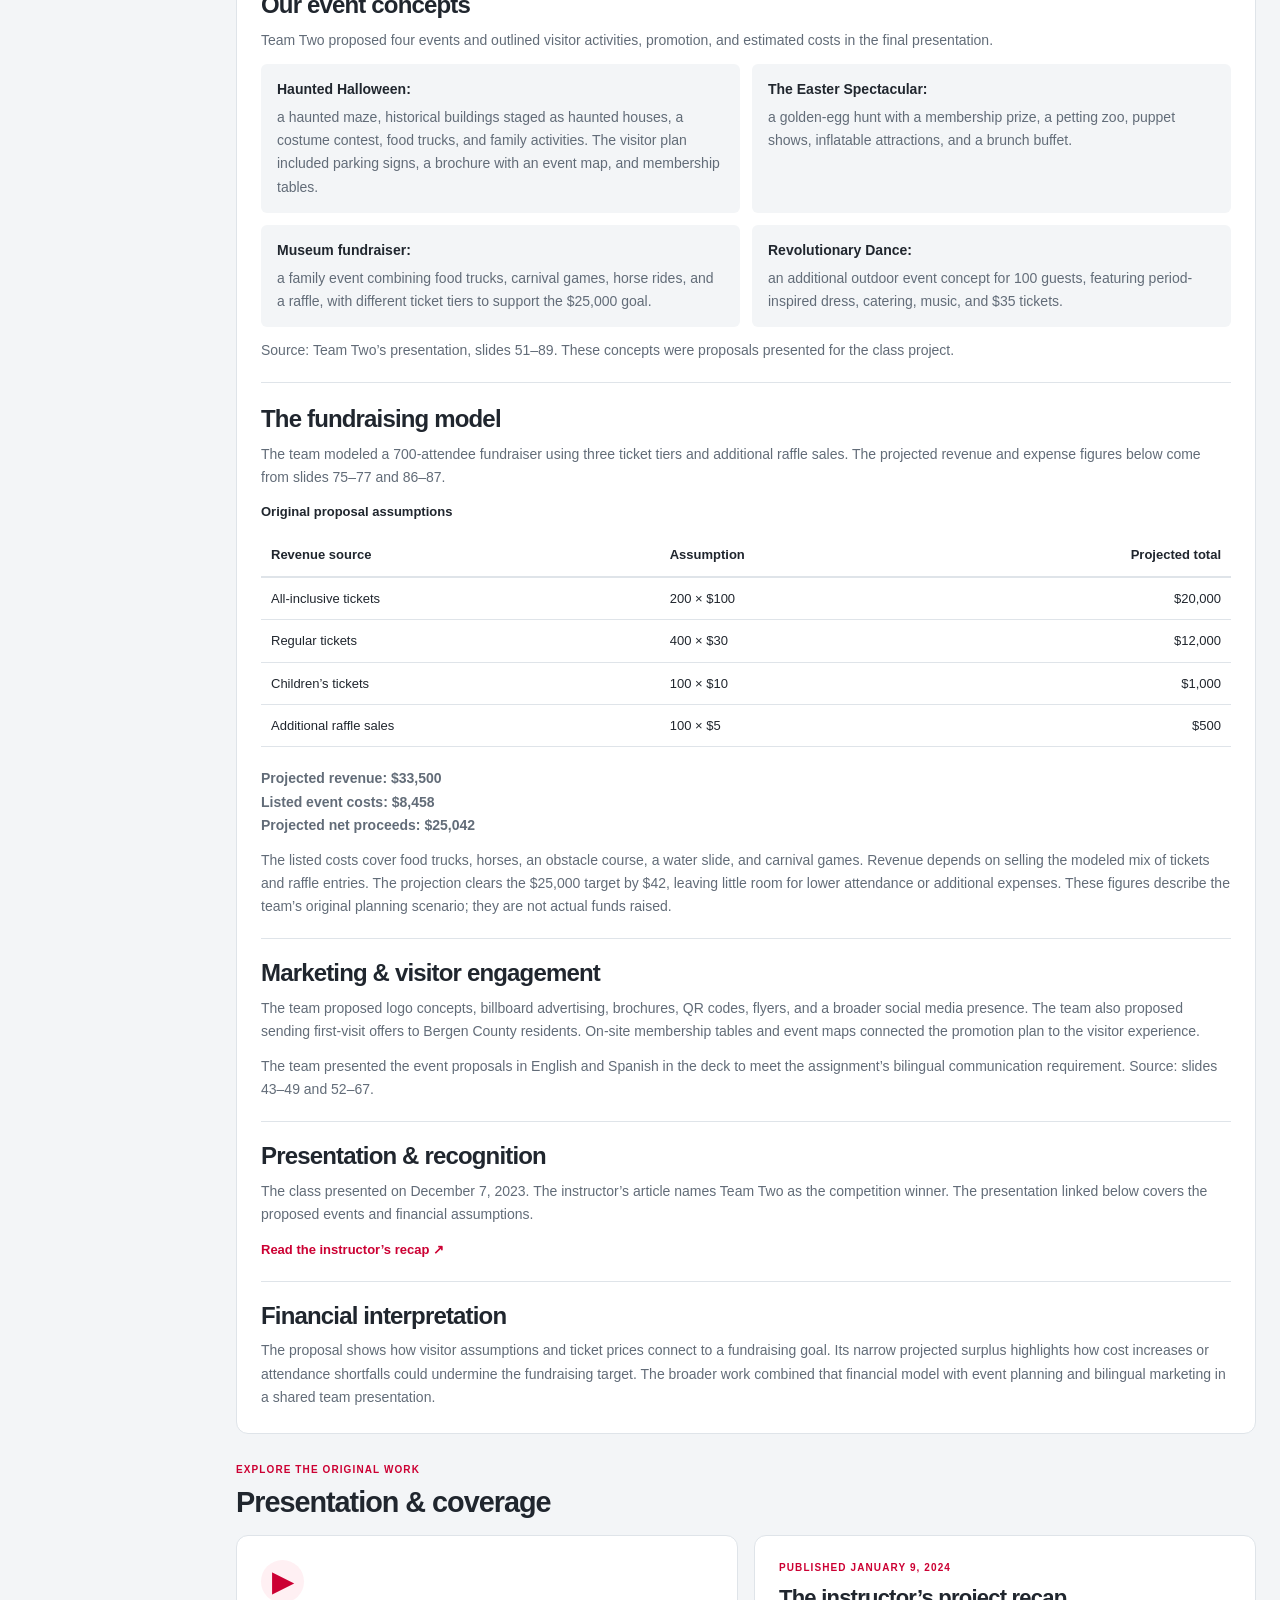
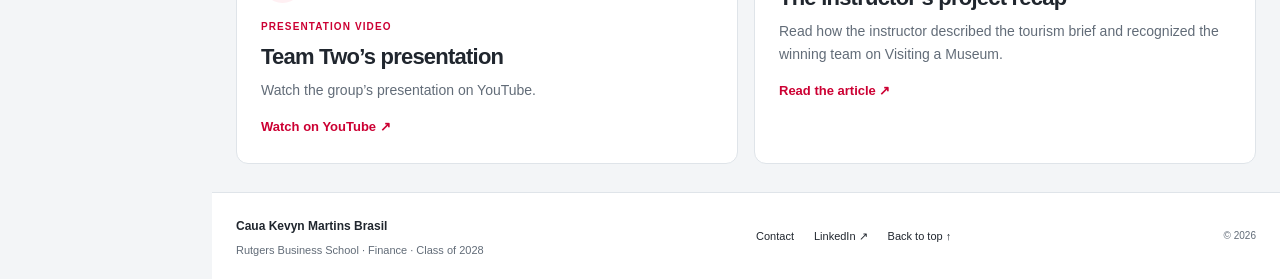
<file: project-bergecco.html>
<!doctype html>
<html lang="en">
<head>
  <meta charset="utf-8">
  <meta name="viewport" content="width=device-width, initial-scale=1">
  <meta name="description" content="A winning team tourism proposal for the Bergen County Historical Society, presented December 7, 2023.">
  <meta name="theme-color" content="#cc0033">
  <title>Bergecco-Parc Consulting | Caua Kevyn Martins Brasil</title>
  <link rel="icon" href="data:image/svg+xml,%3Csvg xmlns='http://www.w3.org/2000/svg' viewBox='0 0 64 64'%3E%3Crect width='64' height='64' fill='%23cc0033'/%3E%3Ctext x='32' y='42' text-anchor='middle' font-family='Arial,sans-serif' font-weight='bold' font-size='23' fill='white'%3EKB%3C/text%3E%3C/svg%3E">
  <link rel="stylesheet" href="site.css?v=9">
</head>
<body>
  <a class="skip-link" href="#main">Skip to content</a>
  <header class="site-header">
    <a class="brand" href="index.html" aria-label="Caua Kevyn Martins Brasil, home"><span class="brand-mark" aria-hidden="true">KB<span>↗</span></span><span class="brand-name">Caua Kevyn<br>Martins Brasil</span></a>
    <p class="nav-caption">Finance portfolio</p>
    <nav aria-label="Primary"><ul class="nav-list"><li><a href="index.html">Overview</a></li>
<li><a href="about.html">About</a></li>
<li><a href="projects.html" aria-current="page">Projects</a></li>
<li><a href="experience.html">Experience</a></li>
<li><a href="highlights.html">Highlights</a></li>
<li><a href="interests.html">Interests</a></li>
<li><a href="resume.html">Resume</a></li>
<li><a href="contact.html">Contact</a></li></ul></nav>
    <div class="sidebar-school"><span class="school-rule"></span><strong>Rutgers<br>Business School</strong><span>BS in Finance · 2028</span></div>
    <a class="sidebar-contact" href="contact.html">Start a conversation <span>↗</span></a>
  </header>
  <div class="site-content"><div class="topline"><span>FINANCE &amp; BUSINESS</span><span>Based in New Jersey <span class="status-dot" aria-hidden="true"></span></span></div>
  <main id="main">
<div class="wrap project-detail"><header class="page-intro"><a class="text-link back-link" href="projects.html">← All projects</a><span class="eyebrow">Bergecco-Parc Consulting · Academic team project</span><h1>Bergecco-Parc Consulting</h1><p class="lead">A winning academic team proposal for tourism growth, event budgeting, and museum fundraising at the Bergen County Historical Society.</p><div class="button-row"><a class="button" href="https://www.youtube.com/watch?v=j1y3mVapkkw" target="_blank" rel="noopener noreferrer">Watch our presentation ↗</a><a class="button secondary" href="https://visitingamuseum.com/2024/01/09/bergecco-parc-consulting-inc-presents-tourism-at-the-bergen-county-historical-society-december-7th-2023/" target="_blank" rel="noopener noreferrer">Read the project coverage ↗</a></div><nav class="section-nav" aria-label="On this page"><span>On this page</span><a href="#section-my-part-in-the-team">My part in the team</a><a href="#section-the-challenge">The challenge</a><a href="#section-our-event-concepts">Our event concepts</a><a href="#section-the-fundraising-model">The fundraising model</a><a href="#section-marketing-amp-visitor-engagement">Marketing &amp; visitor engagement</a><a href="#section-presentation-amp-recognition">Presentation &amp; recognition</a><a href="#section-financial-interpretation">Financial interpretation</a><a href="#section-presentation-amp-coverage">Presentation &amp; coverage</a></nav></header>
<div class="card-grid"><article class="info-card"><span class="eyebrow">Recognition</span><h3>Winning Team Two</h3><p>The instructor’s published recap names Team Two as the competition winner.</p></article><article class="info-card"><span class="eyebrow">The brief</span><h3>2 seasonal events</h3><p>Historically grounded Halloween and Spring/Easter programming.</p></article><article class="info-card"><span class="eyebrow">Proposed fundraising</span><h3>$25,000 target</h3><p>A planning goal for the new museum, not an amount reported as raised.</p></article></div>
<div class="case-layout bergecco-case"><div>
<section class="my-contribution"><span class="eyebrow">My contribution · Team Two</span><h2 id="section-my-part-in-the-team">My part in the team</h2><p class="contribution-lead">I analyzed revenue streams, identified marketing channels and messages, and helped develop event concepts for the Bergen County Historical Society. Working with Team Two, I contributed to a plan to attract visitors and generate revenue for the historic site.</p><div class="contribution-grid"><article><span class="contribution-number" aria-hidden="true">01</span><h3>Revenue analysis</h3><p>I analyzed revenue streams as part of the team’s attendance and revenue growth proposal. That work connects directly to the financial side of the case: how visitor demand and revenue opportunities support a fundraising objective.</p><p class="work-example"><strong>In our team’s proposal:</strong> tiered admission prices and raffle sales formed the revenue assumptions for the museum fundraiser.</p></article><article><span class="contribution-number" aria-hidden="true">02</span><h3>Marketing channels &amp; messaging</h3><p>I identified marketing channels and messages to support the team’s attendance growth proposal. This connected the plan’s commercial objective to how the historical society could reach prospective visitors and communicate the appeal of its events.</p><p class="work-example"><strong>In our team’s proposal:</strong> brochures, flyers, QR codes, social media, and first-visit offers supported visitor outreach.</p></article><article><span class="contribution-number" aria-hidden="true">03</span><h3>Event development</h3><p>I helped develop customized event concepts to attract visitors to the center. Our shared plan connected tourism promotion with new reasons to visit the historical property.</p><p class="work-example"><strong>In our team’s proposal:</strong> Halloween and spring programming, a museum fundraiser, and an additional Revolutionary Dance concept.</p></article></div><div class="contribution-outcome"><strong>Presentations &amp; project coordination</strong><p>I communicated marketing recommendations and financial insights during team presentations and helped coordinate tasks to meet tight project deadlines.</p></div><div class="contribution-outcome"><strong>Member of the winning Team Two</strong><p>Our combined proposal won the class competition. The instructor specifically highlighted the team’s extra event as one reason for the result.</p></div><p class="contribution-credit">The examples above show how my contribution fit into our shared Team Two proposal. <a href="https://mywalkinmanhattan.com/2024/01/09/day-two-hundred-and-ninety-bergecco-parc-consulting-inc-presents-tourism-at-the-bergen-county-historical-society-december-7th-2023/" target="_blank" rel="noopener noreferrer">Read the instructor’s detailed recap ↗</a></p></section>
<section><h2 id="section-the-challenge">The challenge</h2><p>How could a local historical site attract more visitors while keeping its programming connected to its history? In fall 2023, our Introduction to Business class at Bergen Community College developed tourism proposals under the simulated consulting company Bergecco-Parc Consulting Inc. The assignment focused on the Bergen County Historical Society at New Bridge Landing in River Edge, New Jersey. The brief challenged teams to combine event concepts, cost planning, advertising, and fundraising in a presentation.</p></section>

<section class="event-concepts"><h2 id="section-our-event-concepts">Our event concepts</h2><p>Team Two proposed four events and outlined visitor activities, promotion, and estimated costs in the final presentation.</p><ul><li><strong>Haunted Halloween:</strong> a haunted maze, historical buildings staged as haunted houses, a costume contest, food trucks, and family activities. The visitor plan included parking signs, a brochure with an event map, and membership tables.</li><li><strong>The Easter Spectacular:</strong> a golden-egg hunt with a membership prize, a petting zoo, puppet shows, inflatable attractions, and a brunch buffet.</li><li><strong>Museum fundraiser:</strong> a family event combining food trucks, carnival games, horse rides, and a raffle, with different ticket tiers to support the $25,000 goal.</li><li><strong>Revolutionary Dance:</strong> an additional outdoor event concept for 100 guests, featuring period-inspired dress, catering, music, and $35 tickets.</li></ul><p>Source: Team Two’s presentation, slides 51–89. These concepts were proposals presented for the class project.</p></section>
<section class="financial-model"><h2 id="section-the-fundraising-model">The fundraising model</h2><p>The team modeled a 700-attendee fundraiser using three ticket tiers and additional raffle sales. The projected revenue and expense figures below come from slides 75–77 and 86–87.</p>
<div class="table-scroll" role="region" aria-label="Fundraising assumptions; scroll horizontally to see all columns" tabindex="0"><table style="width:100%;border-collapse:collapse;font-size:13px;text-align:left"><caption style="text-align:left;font-weight:700;margin-bottom:12px">Original proposal assumptions</caption><thead><tr><th scope="col" style="padding:10px;border-bottom:2px solid #dfe4e9">Revenue source</th><th scope="col" style="padding:10px;border-bottom:2px solid #dfe4e9">Assumption</th><th scope="col" style="padding:10px;border-bottom:2px solid #dfe4e9;text-align:right">Projected total</th></tr></thead><tbody>
<tr><th scope="row" style="padding:10px;border-bottom:1px solid #dfe4e9;font-weight:400">All-inclusive tickets</th><td style="padding:10px;border-bottom:1px solid #dfe4e9">200 × $100</td><td style="padding:10px;border-bottom:1px solid #dfe4e9;text-align:right">$20,000</td></tr>
<tr><th scope="row" style="padding:10px;border-bottom:1px solid #dfe4e9;font-weight:400">Regular tickets</th><td style="padding:10px;border-bottom:1px solid #dfe4e9">400 × $30</td><td style="padding:10px;border-bottom:1px solid #dfe4e9;text-align:right">$12,000</td></tr>
<tr><th scope="row" style="padding:10px;border-bottom:1px solid #dfe4e9;font-weight:400">Children’s tickets</th><td style="padding:10px;border-bottom:1px solid #dfe4e9">100 × $10</td><td style="padding:10px;border-bottom:1px solid #dfe4e9;text-align:right">$1,000</td></tr>
<tr><th scope="row" style="padding:10px;border-bottom:1px solid #dfe4e9;font-weight:400">Additional raffle sales</th><td style="padding:10px;border-bottom:1px solid #dfe4e9">100 × $5</td><td style="padding:10px;border-bottom:1px solid #dfe4e9;text-align:right">$500</td></tr>
</tbody></table></div><p style="margin-top:20px"><strong>Projected revenue: $33,500<br>Listed event costs: $8,458<br>Projected net proceeds: $25,042</strong></p><p>The listed costs cover food trucks, horses, an obstacle course, a water slide, and carnival games. Revenue depends on selling the modeled mix of tickets and raffle entries. The projection clears the $25,000 target by $42, leaving little room for lower attendance or additional expenses. These figures describe the team’s original planning scenario; they are not actual funds raised.</p></section>
<section><h2 id="section-marketing-amp-visitor-engagement">Marketing &amp; visitor engagement</h2><p>The team proposed logo concepts, billboard advertising, brochures, QR codes, flyers, and a broader social media presence. The team also proposed sending first-visit offers to Bergen County residents. On-site membership tables and event maps connected the promotion plan to the visitor experience.</p><p>The team presented the event proposals in English and Spanish in the deck to meet the assignment’s bilingual communication requirement. Source: slides 43–49 and 52–67.</p></section>
<section><h2 id="section-presentation-amp-recognition">Presentation &amp; recognition</h2><p>The class presented on December 7, 2023. The instructor’s article names Team Two as the competition winner. The presentation linked below covers the proposed events and financial assumptions.</p><p><a class="text-link" href="https://visitingamuseum.com/2024/01/09/bergecco-parc-consulting-inc-presents-tourism-at-the-bergen-county-historical-society-december-7th-2023/" target="_blank" rel="noopener noreferrer">Read the instructor’s recap ↗</a></p></section>
<section><h2 id="section-financial-interpretation">Financial interpretation</h2><p>The proposal shows how visitor assumptions and ticket prices connect to a fundraising goal. Its narrow projected surplus highlights how cost increases or attendance shortfalls could undermine the fundraising target. The broader work combined that financial model with event planning and bilingual marketing in a shared team presentation.</p></section>
</div><aside class="case-aside"><dl><dt>Organization studied</dt><dd>Bergen County Historical Society</dd><dt>Location</dt><dd>Historic New Bridge Landing<br>River Edge, New Jersey</dd><dt>Course</dt><dd>Introduction to Business<br>Bergen Community College</dd><dt>My role</dt><dd>Team Two member</dd><dt>Presented</dt><dd>December 7, 2023</dd><dt>Focus</dt><dd>Tourism · event planning · budgeting · bilingual promotion</dd></dl></aside></div>
<section class="highlight-section"><div class="section-head"><div><span class="eyebrow">Explore the original work</span><h2 id="section-presentation-amp-coverage">Presentation &amp; coverage</h2></div></div><div class="involvement-grid"><article class="involvement-card"><span class="tile-icon" aria-hidden="true">▶</span><span class="eyebrow">Presentation video</span><h3>Team Two’s presentation</h3><p>Watch the group’s presentation on YouTube.</p><a class="text-link" href="https://www.youtube.com/watch?v=j1y3mVapkkw" target="_blank" rel="noopener noreferrer">Watch on YouTube ↗</a></article><article class="involvement-card"><span class="eyebrow">Published January 9, 2024</span><h3>The instructor’s project recap</h3><p>Read how the instructor described the tourism brief and recognized the winning team on Visiting a Museum.</p><a class="text-link" href="https://visitingamuseum.com/2024/01/09/bergecco-parc-consulting-inc-presents-tourism-at-the-bergen-county-historical-society-december-7th-2023/" target="_blank" rel="noopener noreferrer">Read the article ↗</a></article></div></section></div></main>
  <footer class="site-footer"><div class="wrap footer-top"><div><strong>Caua Kevyn Martins Brasil</strong><p>Rutgers Business School · Finance · Class of 2028</p></div><nav class="footer-links" aria-label="Footer"><a href="contact.html">Contact</a><a href="https://www.linkedin.com/in/kevin-brasil-6b93032a8/" target="_blank" rel="noopener noreferrer">LinkedIn ↗</a><a href="#main">Back to top ↑</a></nav><span class="copyright">© 2026</span></div></footer></div>
</body>
</html>
</file>
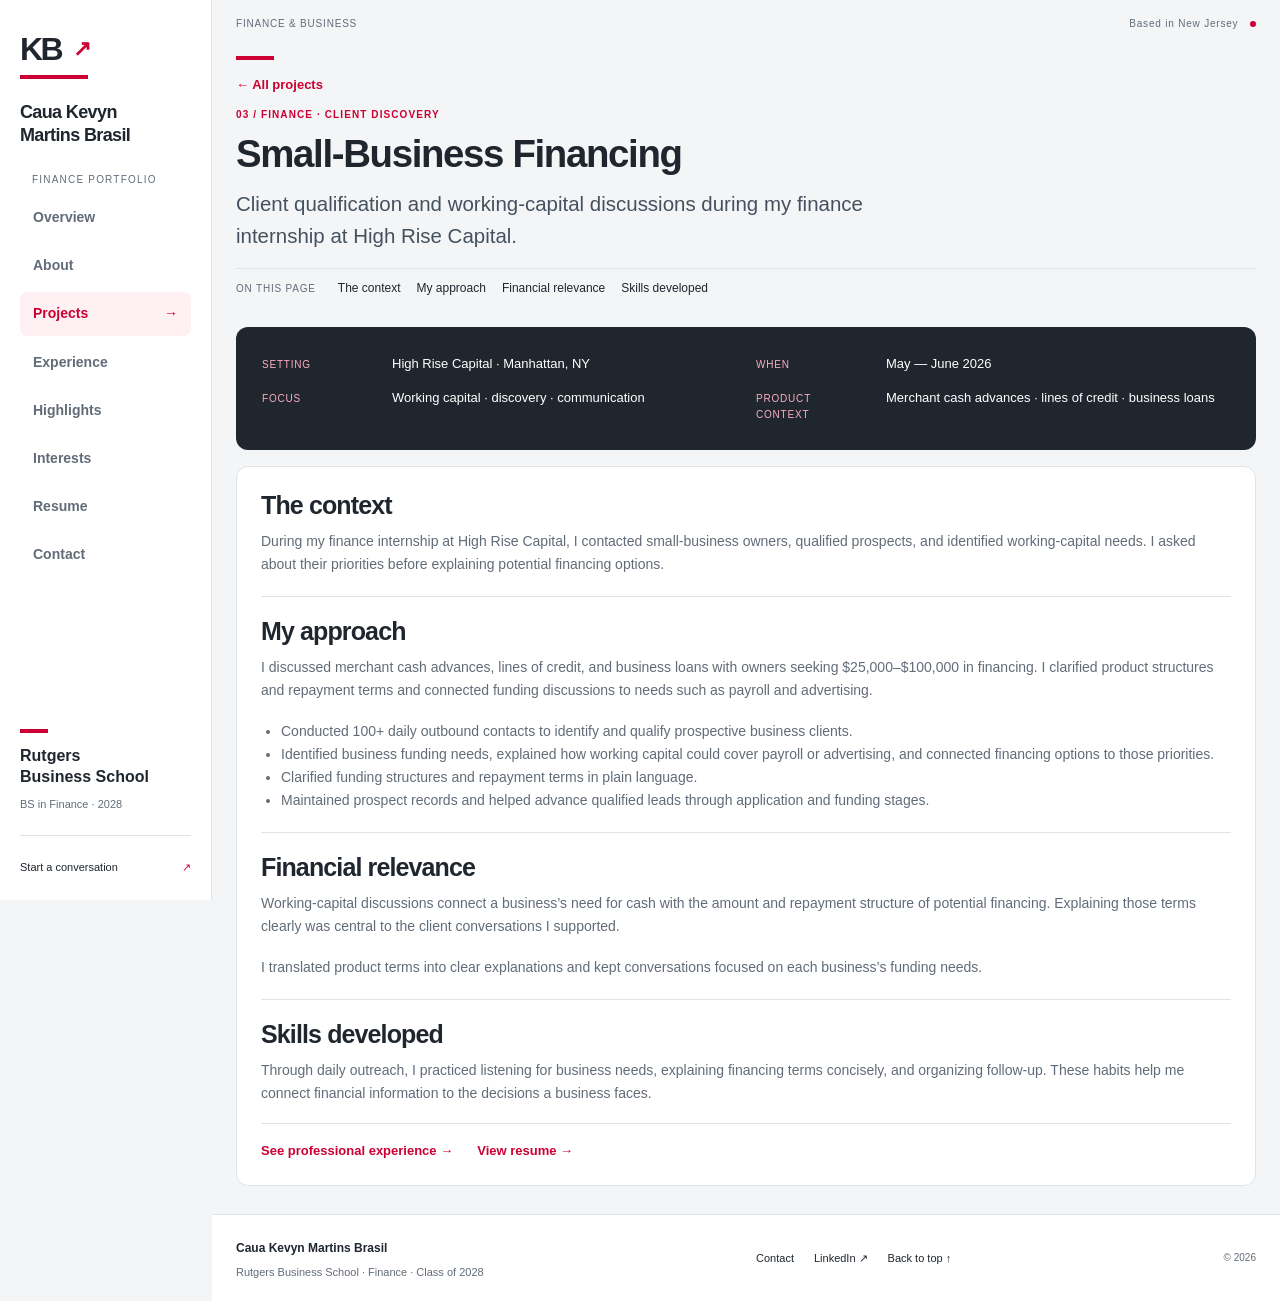
<file: project-funding.html>
<!doctype html>
<html lang="en">
<head>
  <meta charset="utf-8">
  <meta name="viewport" content="width=device-width, initial-scale=1">
  <meta name="description" content="An experience note on client discovery and small-business working-capital options.">
  <meta name="theme-color" content="#cc0033">
  <title>Small-Business Financing | Caua Kevyn Martins Brasil</title>
  <link rel="icon" href="data:image/svg+xml,%3Csvg xmlns='http://www.w3.org/2000/svg' viewBox='0 0 64 64'%3E%3Crect width='64' height='64' fill='%23cc0033'/%3E%3Ctext x='32' y='42' text-anchor='middle' font-family='Arial,sans-serif' font-weight='bold' font-size='23' fill='white'%3EKB%3C/text%3E%3C/svg%3E">
  <link rel="stylesheet" href="site.css?v=9">
</head>
<body>
  <a class="skip-link" href="#main">Skip to content</a>
  <header class="site-header">
    <a class="brand" href="index.html" aria-label="Caua Kevyn Martins Brasil, home"><span class="brand-mark" aria-hidden="true">KB<span>↗</span></span><span class="brand-name">Caua Kevyn<br>Martins Brasil</span></a>
    <p class="nav-caption">Finance portfolio</p>
    <nav aria-label="Primary"><ul class="nav-list"><li><a href="index.html">Overview</a></li>
<li><a href="about.html">About</a></li>
<li><a href="projects.html" aria-current="page">Projects</a></li>
<li><a href="experience.html">Experience</a></li>
<li><a href="highlights.html">Highlights</a></li>
<li><a href="interests.html">Interests</a></li>
<li><a href="resume.html">Resume</a></li>
<li><a href="contact.html">Contact</a></li></ul></nav>
    <div class="sidebar-school"><span class="school-rule"></span><strong>Rutgers<br>Business School</strong><span>BS in Finance · 2028</span></div>
    <a class="sidebar-contact" href="contact.html">Start a conversation <span>↗</span></a>
  </header>
  <div class="site-content"><div class="topline"><span>FINANCE &amp; BUSINESS</span><span>Based in New Jersey <span class="status-dot" aria-hidden="true"></span></span></div>
  <main id="main">
  <div class="wrap"><header class="page-intro compact"><a class="text-link back-link" href="projects.html">← All projects</a><span class="eyebrow">03 / Finance · client discovery</span><h1>Small-Business Financing</h1>
    <p class="lead">Client qualification and working-capital discussions during my finance internship at High Rise Capital.</p><nav class="section-nav" aria-label="On this page"><span>On this page</span><a href="#section-the-context">The context</a><a href="#section-my-approach">My approach</a><a href="#section-financial-relevance">Financial relevance</a><a href="#section-skills-developed">Skills developed</a></nav></header>
    <div class="case-layout"><div>
      <section><h2 id="section-the-context">The context</h2><p>During my finance internship at High Rise Capital, I contacted small-business owners, qualified prospects, and identified working-capital needs. I asked about their priorities before explaining potential financing options.</p></section>
      <section><h2 id="section-my-approach">My approach</h2><p>I discussed merchant cash advances, lines of credit, and business loans with owners seeking $25,000–$100,000 in financing. I clarified product structures and repayment terms and connected funding discussions to needs such as payroll and advertising.</p>
        <ul><li>Conducted 100+ daily outbound contacts to identify and qualify prospective business clients.</li><li>Identified business funding needs, explained how working capital could cover payroll or advertising, and connected financing options to those priorities.</li><li>Clarified funding structures and repayment terms in plain language.</li><li>Maintained prospect records and helped advance qualified leads through application and funding stages.</li></ul></section>
      <section><h2 id="section-financial-relevance">Financial relevance</h2><p>Working-capital discussions connect a business’s need for cash with the amount and repayment structure of potential financing. Explaining those terms clearly was central to the client conversations I supported.</p><p>I translated product terms into clear explanations and kept conversations focused on each business’s funding needs.</p></section><section><h2 id="section-skills-developed">Skills developed</h2><p>Through daily outreach, I practiced listening for business needs, explaining financing terms concisely, and organizing follow-up. These habits help me connect financial information to the decisions a business faces.</p></section>
      <section class="case-next"><a class="text-link" href="experience.html">See professional experience →</a><a class="text-link" href="resume.html">View resume →</a></section>
    </div><aside class="case-aside"><dl><dt>Setting</dt><dd>High Rise Capital · Manhattan, NY</dd><dt>When</dt><dd>May — June 2026</dd><dt>Focus</dt><dd>Working capital · discovery · communication</dd><dt>Product context</dt><dd>Merchant cash advances · lines of credit · business loans</dd></dl></aside></div>
  </div></main>
  <footer class="site-footer"><div class="wrap footer-top"><div><strong>Caua Kevyn Martins Brasil</strong><p>Rutgers Business School · Finance · Class of 2028</p></div><nav class="footer-links" aria-label="Footer"><a href="contact.html">Contact</a><a href="https://www.linkedin.com/in/kevin-brasil-6b93032a8/" target="_blank" rel="noopener noreferrer">LinkedIn ↗</a><a href="#main">Back to top ↑</a></nav><span class="copyright">© 2026</span></div></footer></div>
</body>
</html>
</file>
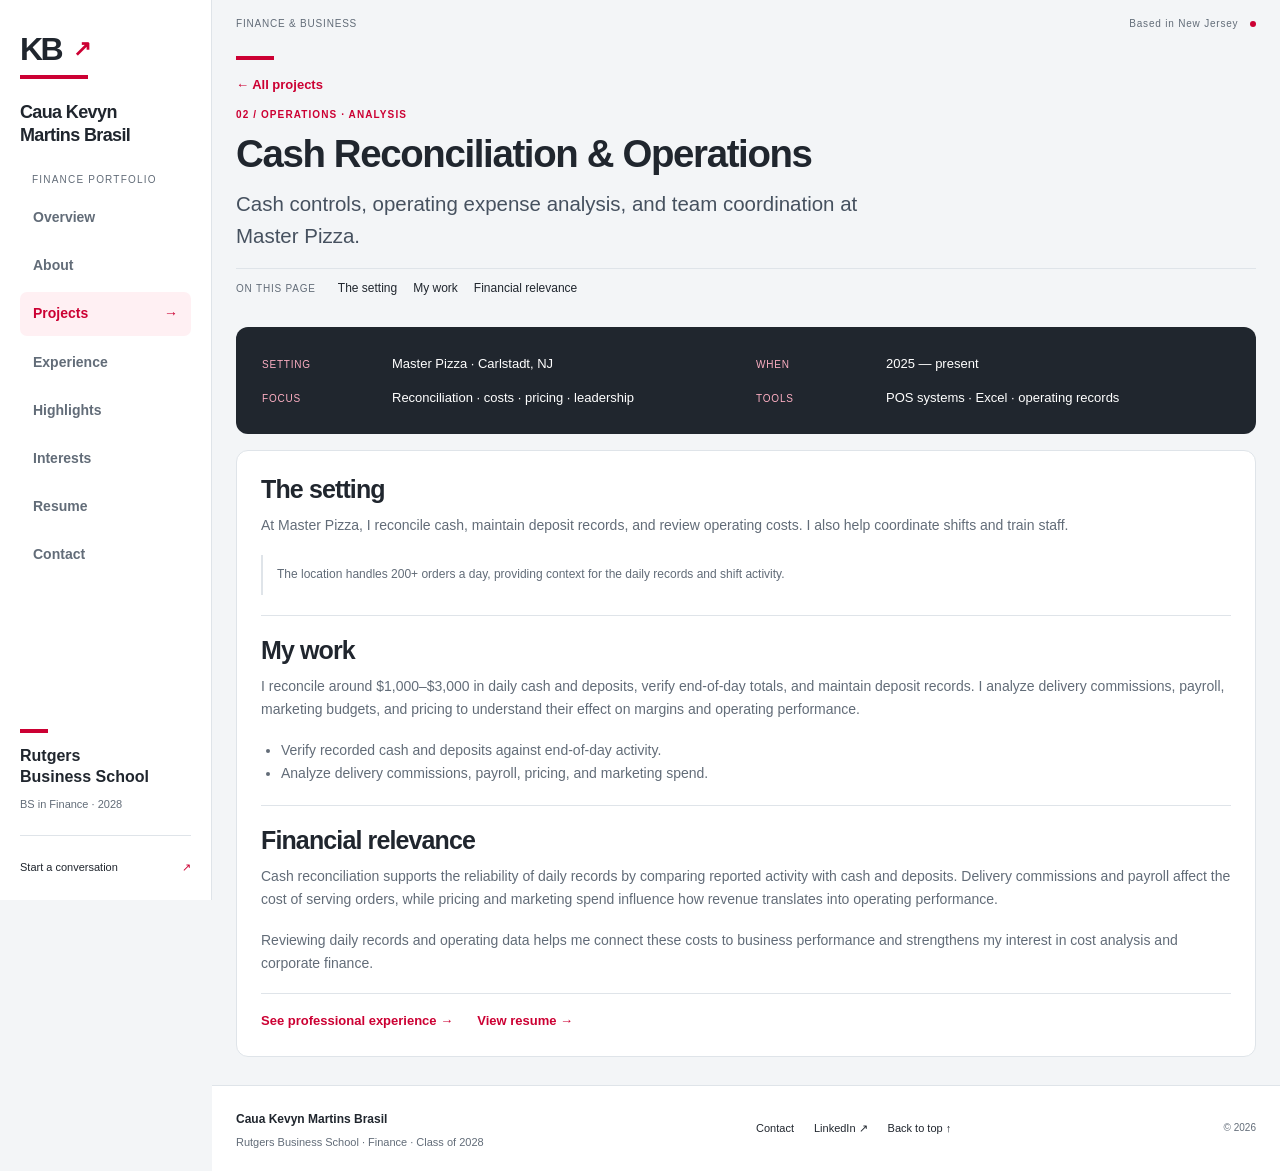
<file: project-operations.html>
<!doctype html>
<html lang="en">
<head>
  <meta charset="utf-8">
  <meta name="viewport" content="width=device-width, initial-scale=1">
  <meta name="description" content="An experience note on store operations, reconciliation, and business drivers.">
  <meta name="theme-color" content="#cc0033">
  <title>Operational Analysis | Caua Kevyn Martins Brasil</title>
  <link rel="icon" href="data:image/svg+xml,%3Csvg xmlns='http://www.w3.org/2000/svg' viewBox='0 0 64 64'%3E%3Crect width='64' height='64' fill='%23cc0033'/%3E%3Ctext x='32' y='42' text-anchor='middle' font-family='Arial,sans-serif' font-weight='bold' font-size='23' fill='white'%3EKB%3C/text%3E%3C/svg%3E">
  <link rel="stylesheet" href="site.css?v=9">
</head>
<body>
  <a class="skip-link" href="#main">Skip to content</a>
  <header class="site-header">
    <a class="brand" href="index.html" aria-label="Caua Kevyn Martins Brasil, home"><span class="brand-mark" aria-hidden="true">KB<span>↗</span></span><span class="brand-name">Caua Kevyn<br>Martins Brasil</span></a>
    <p class="nav-caption">Finance portfolio</p>
    <nav aria-label="Primary"><ul class="nav-list"><li><a href="index.html">Overview</a></li>
<li><a href="about.html">About</a></li>
<li><a href="projects.html" aria-current="page">Projects</a></li>
<li><a href="experience.html">Experience</a></li>
<li><a href="highlights.html">Highlights</a></li>
<li><a href="interests.html">Interests</a></li>
<li><a href="resume.html">Resume</a></li>
<li><a href="contact.html">Contact</a></li></ul></nav>
    <div class="sidebar-school"><span class="school-rule"></span><strong>Rutgers<br>Business School</strong><span>BS in Finance · 2028</span></div>
    <a class="sidebar-contact" href="contact.html">Start a conversation <span>↗</span></a>
  </header>
  <div class="site-content"><div class="topline"><span>FINANCE &amp; BUSINESS</span><span>Based in New Jersey <span class="status-dot" aria-hidden="true"></span></span></div>
  <main id="main">
  <div class="wrap"><header class="page-intro compact"><a class="text-link back-link" href="projects.html">← All projects</a><span class="eyebrow">02 / Operations · analysis</span><h1>Cash Reconciliation &amp; Operations</h1>
    <p class="lead">Cash controls, operating expense analysis, and team coordination at Master Pizza.</p><nav class="section-nav" aria-label="On this page"><span>On this page</span><a href="#section-the-setting">The setting</a><a href="#section-my-work">My work</a><a href="#section-financial-relevance">Financial relevance</a></nav></header>
    <div class="case-layout"><div>
      <section><h2 id="section-the-setting">The setting</h2><p>At Master Pizza, I reconcile cash, maintain deposit records, and review operating costs. I also help coordinate shifts and train staff.</p><p class="context-note">The location handles 200+ orders a day, providing context for the daily records and shift activity.</p></section>
      <section><h2 id="section-my-work">My work</h2><p>I reconcile around $1,000–$3,000 in daily cash and deposits, verify end-of-day totals, and maintain deposit records. I analyze delivery commissions, payroll, marketing budgets, and pricing to understand their effect on margins and operating performance.</p>
        <ul><li>Verify recorded cash and deposits against end-of-day activity.</li><li>Analyze delivery commissions, payroll, pricing, and marketing spend.</li></ul></section>
      <section><h2 id="section-financial-relevance">Financial relevance</h2><p>Cash reconciliation supports the reliability of daily records by comparing reported activity with cash and deposits. Delivery commissions and payroll affect the cost of serving orders, while pricing and marketing spend influence how revenue translates into operating performance.</p><p>Reviewing daily records and operating data helps me connect these costs to business performance and strengthens my interest in cost analysis and corporate finance.</p></section>
      <section class="case-next"><a class="text-link" href="experience.html">See professional experience →</a><a class="text-link" href="resume.html">View resume →</a></section>
    </div><aside class="case-aside"><dl><dt>Setting</dt><dd>Master Pizza · Carlstadt, NJ</dd><dt>When</dt><dd>2025 — present</dd><dt>Focus</dt><dd>Reconciliation · costs · pricing · leadership</dd><dt>Tools</dt><dd>POS systems · Excel · operating records</dd></dl></aside></div>
  </div></main>
  <footer class="site-footer"><div class="wrap footer-top"><div><strong>Caua Kevyn Martins Brasil</strong><p>Rutgers Business School · Finance · Class of 2028</p></div><nav class="footer-links" aria-label="Footer"><a href="contact.html">Contact</a><a href="https://www.linkedin.com/in/kevin-brasil-6b93032a8/" target="_blank" rel="noopener noreferrer">LinkedIn ↗</a><a href="#main">Back to top ↑</a></nav><span class="copyright">© 2026</span></div></footer></div>
</body>
</html>
</file>
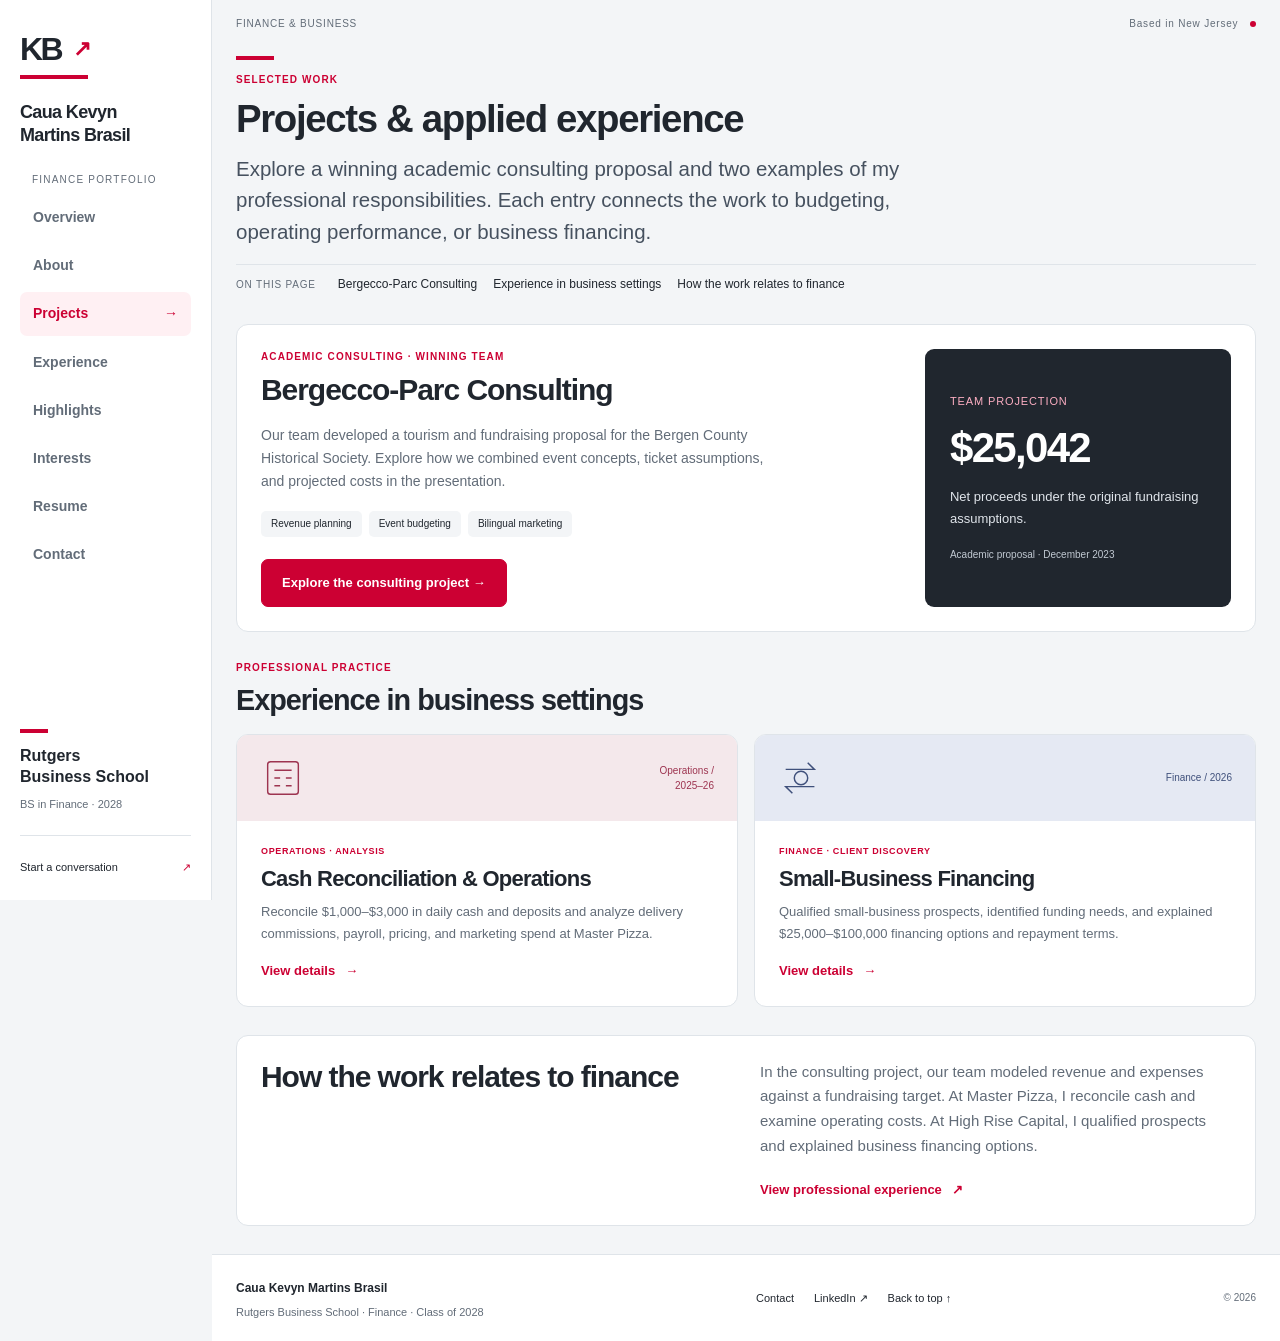
<file: projects.html>
<!doctype html>
<html lang="en">
<head>
  <meta charset="utf-8">
  <meta name="viewport" content="width=device-width, initial-scale=1">
  <meta name="description" content="Consulting, operational analysis, and finance work from Caua Kevyn Martins Brasil.">
  <meta name="theme-color" content="#cc0033">
  <title>Projects | Caua Kevyn Martins Brasil</title>
  <link rel="icon" href="data:image/svg+xml,%3Csvg xmlns='http://www.w3.org/2000/svg' viewBox='0 0 64 64'%3E%3Crect width='64' height='64' fill='%23cc0033'/%3E%3Ctext x='32' y='42' text-anchor='middle' font-family='Arial,sans-serif' font-weight='bold' font-size='23' fill='white'%3EKB%3C/text%3E%3C/svg%3E">
  <link rel="stylesheet" href="site.css?v=9">
</head>
<body>
  <a class="skip-link" href="#main">Skip to content</a>
  <header class="site-header">
    <a class="brand" href="index.html" aria-label="Caua Kevyn Martins Brasil, home"><span class="brand-mark" aria-hidden="true">KB<span>↗</span></span><span class="brand-name">Caua Kevyn<br>Martins Brasil</span></a>
    <p class="nav-caption">Finance portfolio</p>
    <nav aria-label="Primary"><ul class="nav-list"><li><a href="index.html">Overview</a></li>
<li><a href="about.html">About</a></li>
<li><a href="projects.html" aria-current="page">Projects</a></li>
<li><a href="experience.html">Experience</a></li>
<li><a href="highlights.html">Highlights</a></li>
<li><a href="interests.html">Interests</a></li>
<li><a href="resume.html">Resume</a></li>
<li><a href="contact.html">Contact</a></li></ul></nav>
    <div class="sidebar-school"><span class="school-rule"></span><strong>Rutgers<br>Business School</strong><span>BS in Finance · 2028</span></div>
    <a class="sidebar-contact" href="contact.html">Start a conversation <span>↗</span></a>
  </header>
  <div class="site-content"><div class="topline"><span>FINANCE &amp; BUSINESS</span><span>Based in New Jersey <span class="status-dot" aria-hidden="true"></span></span></div>
  <main id="main">
  <div class="wrap"><header class="page-intro compact"><span class="eyebrow">Selected work</span><h1>Projects &amp; applied experience</h1>
    <p class="lead">Explore a winning academic consulting proposal and two examples of my professional responsibilities. Each entry connects the work to budgeting, operating performance, or business financing.</p><nav class="section-nav" aria-label="On this page"><span>On this page</span><a href="#section-bergecco-parc-consulting">Bergecco-Parc Consulting</a><a href="#section-experience-in-business-settings">Experience in business settings</a><a href="#section-how-the-work-relates-to-finance">How the work relates to finance</a></nav></header>
    <section class="project-feature"><div><span class="eyebrow">Academic consulting · Winning team</span><h2 id="section-bergecco-parc-consulting">Bergecco-Parc Consulting</h2><p>Our team developed a tourism and fundraising proposal for the Bergen County Historical Society. Explore how we combined event concepts, ticket assumptions, and projected costs in the presentation.</p><ul class="chip-list"><li>Revenue planning</li><li>Event budgeting</li><li>Bilingual marketing</li></ul><a class="button" href="project-bergecco.html">Explore the consulting project →</a></div><div class="project-fact"><span>Team projection</span><strong>$25,042</strong><p>Net proceeds under the original fundraising assumptions.</p><small>Academic proposal · December 2023</small></div></section>
    <section class="section"><div class="section-head"><div><span class="eyebrow">Professional practice</span><h2 id="section-experience-in-business-settings">Experience in business settings</h2></div></div><div class="project-list project-list-two"><article class="project-card"><div class="project-visual rose"><svg viewBox="0 0 48 48" fill="none" stroke="currentColor" stroke-width="1.5" aria-hidden="true"><rect x='8' y='7' width='32' height='34' rx='3'/><path d='M15 16h18M15 24h6m6 0h6M15 32h6m6 0h6'/></svg><span>Operations / 2025–26</span></div>
      <div class="project-copy"><span class="eyebrow">Operations · analysis</span><h3><a href="project-operations.html">Cash Reconciliation &amp; Operations</a></h3><p>Reconcile $1,000–$3,000 in daily cash and deposits and analyze delivery commissions, payroll, pricing, and marketing spend at Master Pizza.</p><a class="text-link" href="project-operations.html">View details <span aria-hidden="true">→</span></a></div></article><article class="project-card"><div class="project-visual navy"><svg viewBox="0 0 48 48" fill="none" stroke="currentColor" stroke-width="1.5" aria-hidden="true"><path d='M8 15h30l-7-7M38 33H8l7 7'/><circle cx='24' cy='24' r='7'/></svg><span>Finance / 2026</span></div>
      <div class="project-copy"><span class="eyebrow">Finance · client discovery</span><h3><a href="project-funding.html">Small-Business Financing</a></h3><p>Qualified small-business prospects, identified funding needs, and explained $25,000–$100,000 financing options and repayment terms.</p><a class="text-link" href="project-funding.html">View details <span aria-hidden="true">→</span></a></div></article></div></section>
    <section class="statement"><h2 id="section-how-the-work-relates-to-finance">How the work relates to finance</h2><div class="body-copy"><p>In the consulting project, our team modeled revenue and expenses against a fundraising target. At Master Pizza, I reconcile cash and examine operating costs. At High Rise Capital, I qualified prospects and explained business financing options.</p><a class="text-link" href="experience.html">View professional experience <span aria-hidden="true">↗</span></a></div></section>
  </div></main>
  <footer class="site-footer"><div class="wrap footer-top"><div><strong>Caua Kevyn Martins Brasil</strong><p>Rutgers Business School · Finance · Class of 2028</p></div><nav class="footer-links" aria-label="Footer"><a href="contact.html">Contact</a><a href="https://www.linkedin.com/in/kevin-brasil-6b93032a8/" target="_blank" rel="noopener noreferrer">LinkedIn ↗</a><a href="#main">Back to top ↑</a></nav><span class="copyright">© 2026</span></div></footer></div>
</body>
</html>
</file>
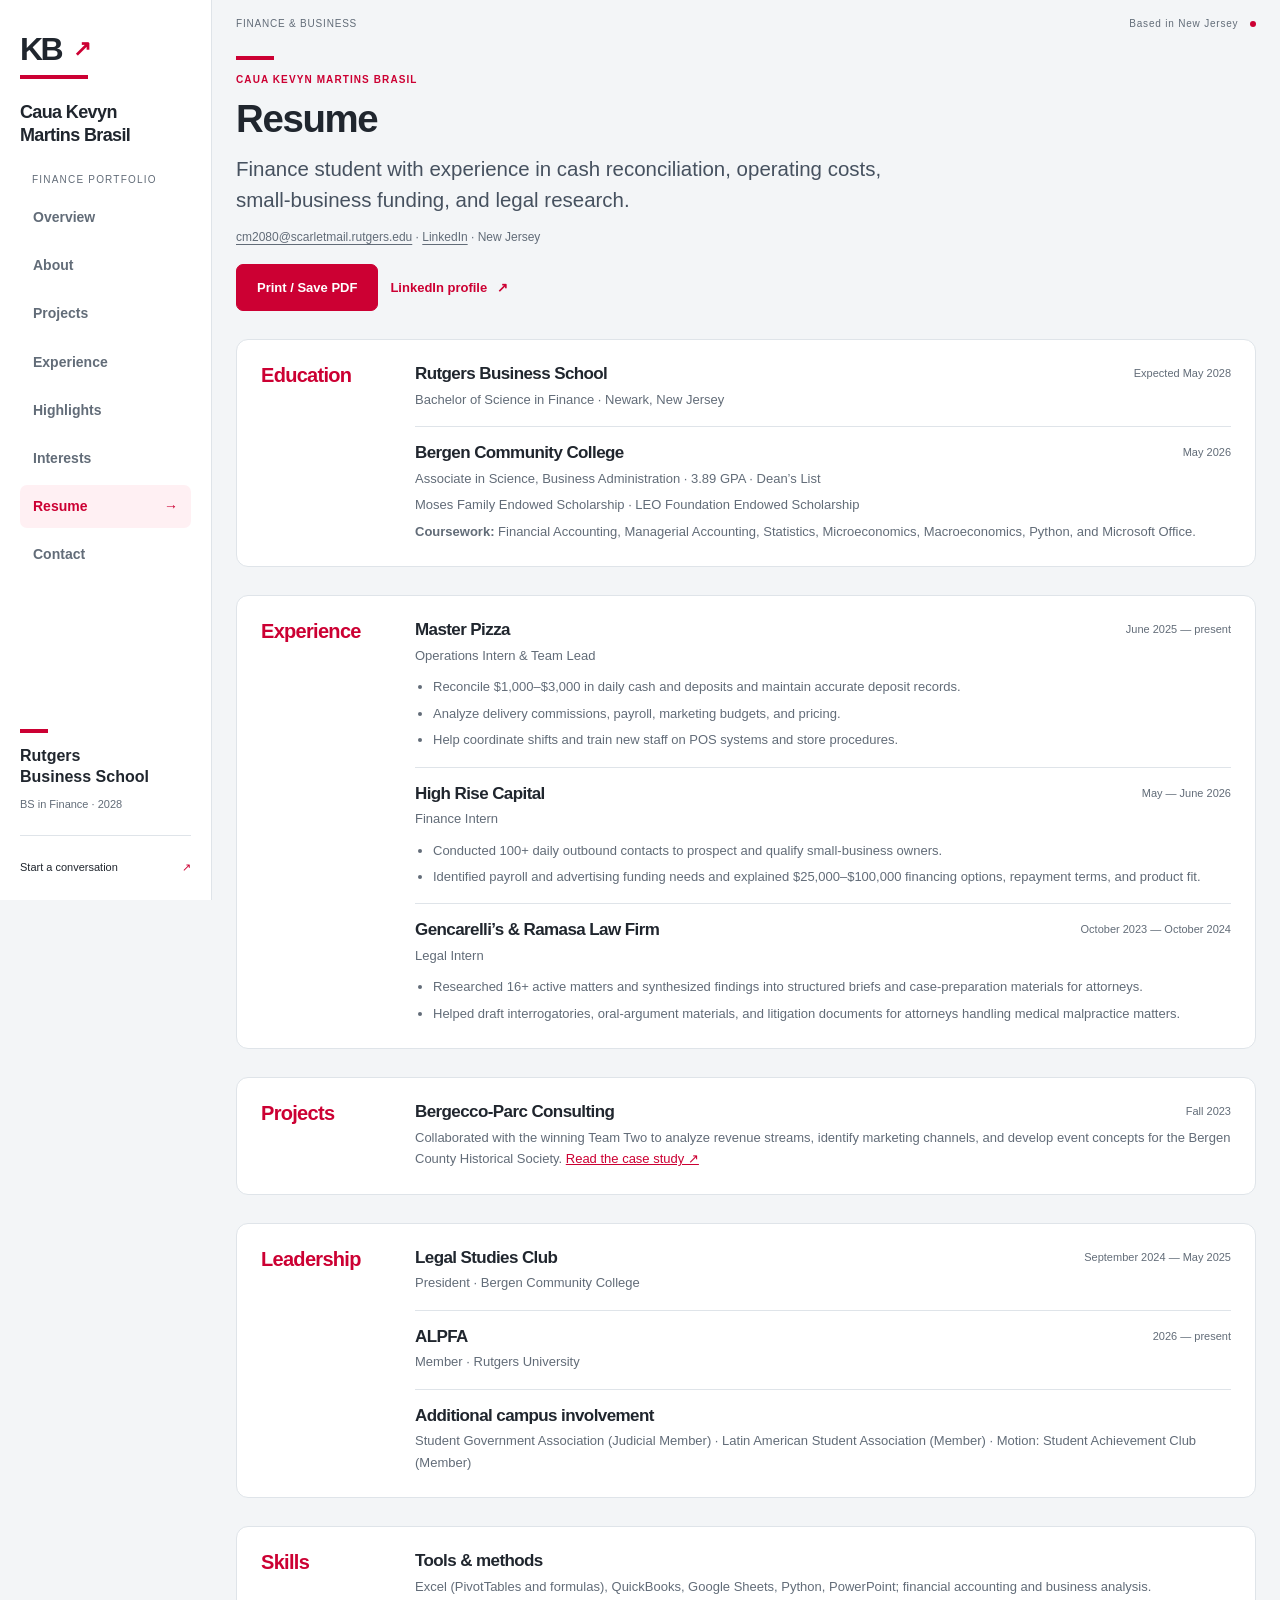
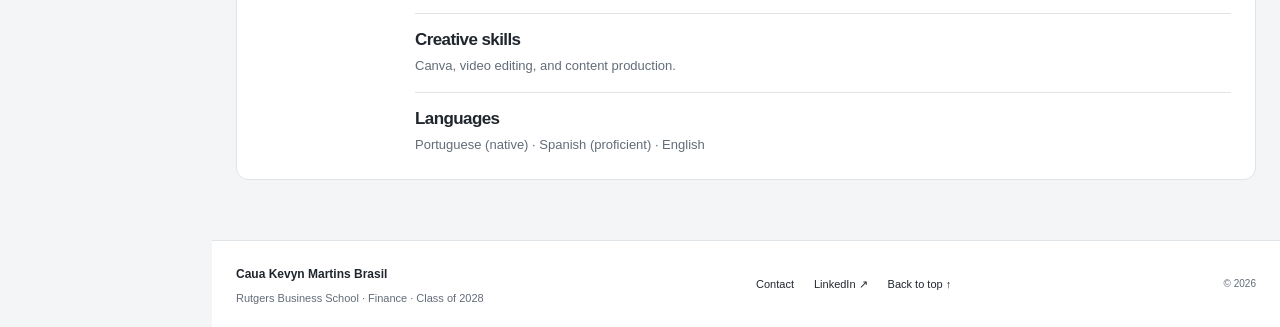
<file: resume.html>
<!doctype html>
<html lang="en">
<head>
  <meta charset="utf-8">
  <meta name="viewport" content="width=device-width, initial-scale=1">
  <meta name="description" content="Resume overview for Caua Kevyn Martins Brasil, finance student at Rutgers Business School.">
  <meta name="theme-color" content="#cc0033">
  <title>Resume | Caua Kevyn Martins Brasil</title>
  <link rel="icon" href="data:image/svg+xml,%3Csvg xmlns='http://www.w3.org/2000/svg' viewBox='0 0 64 64'%3E%3Crect width='64' height='64' fill='%23cc0033'/%3E%3Ctext x='32' y='42' text-anchor='middle' font-family='Arial,sans-serif' font-weight='bold' font-size='23' fill='white'%3EKB%3C/text%3E%3C/svg%3E">
  <link rel="stylesheet" href="site.css?v=9">
</head>
<body>
  <a class="skip-link" href="#main">Skip to content</a>
  <header class="site-header">
    <a class="brand" href="index.html" aria-label="Caua Kevyn Martins Brasil, home"><span class="brand-mark" aria-hidden="true">KB<span>↗</span></span><span class="brand-name">Caua Kevyn<br>Martins Brasil</span></a>
    <p class="nav-caption">Finance portfolio</p>
    <nav aria-label="Primary"><ul class="nav-list"><li><a href="index.html">Overview</a></li>
<li><a href="about.html">About</a></li>
<li><a href="projects.html">Projects</a></li>
<li><a href="experience.html">Experience</a></li>
<li><a href="highlights.html">Highlights</a></li>
<li><a href="interests.html">Interests</a></li>
<li><a href="resume.html" aria-current="page">Resume</a></li>
<li><a href="contact.html">Contact</a></li></ul></nav>
    <div class="sidebar-school"><span class="school-rule"></span><strong>Rutgers<br>Business School</strong><span>BS in Finance · 2028</span></div>
    <a class="sidebar-contact" href="contact.html">Start a conversation <span>↗</span></a>
  </header>
  <div class="site-content"><div class="topline"><span>FINANCE &amp; BUSINESS</span><span>Based in New Jersey <span class="status-dot" aria-hidden="true"></span></span></div>
  <main id="main">
  <div class="wrap"><header class="page-intro compact"><span class="eyebrow">Caua Kevyn Martins Brasil</span><h1>Resume</h1>
    <p class="lead">Finance student with experience in cash reconciliation, operating costs, small-business funding, and legal research.</p><p class="resume-contact"><a href="mailto:cm2080@scarletmail.rutgers.edu">cm2080@scarletmail.rutgers.edu</a> · <a href="https://www.linkedin.com/in/kevin-brasil-6b93032a8/" target="_blank" rel="noopener noreferrer">LinkedIn</a> · New Jersey</p>
    <div class="button-row"><button class="button" type="button" onclick="window.print()">Print / Save PDF</button><a class="text-link" href="https://www.linkedin.com/in/kevin-brasil-6b93032a8/" target="_blank" rel="noopener noreferrer">LinkedIn profile <span aria-hidden="true">↗</span></a></div>
  </header><section class="resume-block"><h2 id="section-education">Education</h2><div>
    <div class="resume-item"><h3>Rutgers Business School</h3><span class="date">Expected May 2028</span><p>Bachelor of Science in Finance · Newark, New Jersey</p></div>
    <div class="resume-item"><h3>Bergen Community College</h3><span class="date">May 2026</span><p>Associate in Science, Business Administration · 3.89 GPA · Dean’s List</p><p>Moses Family Endowed Scholarship · LEO Foundation Endowed Scholarship</p><p><strong>Coursework:</strong> Financial Accounting, Managerial Accounting, Statistics, Microeconomics, Macroeconomics, Python, and Microsoft Office.</p></div>
  </div></section><section class="resume-block"><h2 id="section-experience">Experience</h2><div>
    <div class="resume-item"><h3>Master Pizza</h3><span class="date">June 2025 — present</span><p>Operations Intern &amp; Team Lead</p><ul class="resume-bullets"><li>Reconcile $1,000–$3,000 in daily cash and deposits and maintain accurate deposit records.</li><li>Analyze delivery commissions, payroll, marketing budgets, and pricing.</li><li>Help coordinate shifts and train new staff on POS systems and store procedures.</li></ul></div>
    <div class="resume-item"><h3>High Rise Capital</h3><span class="date">May — June 2026</span><p>Finance Intern</p><ul class="resume-bullets"><li>Conducted 100+ daily outbound contacts to prospect and qualify small-business owners.</li><li>Identified payroll and advertising funding needs and explained $25,000–$100,000 financing options, repayment terms, and product fit.</li></ul></div>
    <div class="resume-item"><h3>Gencarelli’s &amp; Ramasa Law Firm</h3><span class="date">October 2023 — October 2024</span><p>Legal Intern</p><ul class="resume-bullets"><li>Researched 16+ active matters and synthesized findings into structured briefs and case-preparation materials for attorneys.</li><li>Helped draft interrogatories, oral-argument materials, and litigation documents for attorneys handling medical malpractice matters.</li></ul></div>
  </div></section><section class="resume-block"><h2 id="section-projects">Projects</h2><div><div class="resume-item"><h3>Bergecco-Parc Consulting</h3><span class="date">Fall 2023</span><p>Collaborated with the winning Team Two to analyze revenue streams, identify marketing channels, and develop event concepts for the Bergen County Historical Society. <a href="project-bergecco.html">Read the case study ↗</a></p></div></div></section>
  <section class="resume-block"><h2 id="section-leadership">Leadership</h2><div>
    <div class="resume-item"><h3>Legal Studies Club</h3><span class="date">September 2024 — May 2025</span><p>President · Bergen Community College</p></div>
    <div class="resume-item"><h3>ALPFA</h3><span class="date">2026 — present</span><p>Member · Rutgers University</p></div>
    <div class="resume-item"><h3>Additional campus involvement</h3><p>Student Government Association (Judicial Member) · Latin American Student Association (Member) · Motion: Student Achievement Club (Member)</p></div>
  </div></section><section class="resume-block"><h2 id="section-skills">Skills</h2><div>
    <div class="resume-item"><h3>Tools &amp; methods</h3><p>Excel (PivotTables and formulas), QuickBooks, Google Sheets, Python, PowerPoint; financial accounting and business analysis.</p></div><div class="resume-item"><h3>Creative skills</h3><p>Canva, video editing, and content production.</p></div>
    <div class="resume-item"><h3>Languages</h3><p>Portuguese (native) · Spanish (proficient) · English</p></div>
  </div></section></div></main>
  <footer class="site-footer"><div class="wrap footer-top"><div><strong>Caua Kevyn Martins Brasil</strong><p>Rutgers Business School · Finance · Class of 2028</p></div><nav class="footer-links" aria-label="Footer"><a href="contact.html">Contact</a><a href="https://www.linkedin.com/in/kevin-brasil-6b93032a8/" target="_blank" rel="noopener noreferrer">LinkedIn ↗</a><a href="#main">Back to top ↑</a></nav><span class="copyright">© 2026</span></div></footer></div>
</body>
</html>
</file>
<file: site.css>
:root{--red:#cc0033;--red-dark:#a00029;--ink:#20262e;--muted:#626c78;--paper:#f3f5f7;--line:#dfe4e9;--white:#fff;--max:1320px;--radius:12px}

*{box-sizing:border-box}
html{scroll-behavior:smooth;scroll-padding-top:30px}
body{margin:0;background:var(--paper);color:var(--ink);font-family:Arial,Helvetica,sans-serif;font-size:15px;line-height:1.65;-webkit-font-smoothing:antialiased}
a{color:inherit}
button{font:inherit}
::selection{background:#ffd7e1}
:focus-visible{outline:3px solid #1772c4;outline-offset:5px}
h1,h2,h3,p,ul{margin-top:0}
h1,h2,h3{line-height:1.15;letter-spacing:-.035em}
h1{font-size:clamp(32px,3vw,46px);margin-bottom:24px}
h2{font-size:clamp(25px,2.25vw,32px);margin-bottom:16px}
h3{font-size:22px;margin-bottom:12px}
p{margin-bottom:18px}
.skip-link{position:fixed;top:-90px;left:20px;z-index:100;background:var(--ink);color:white;padding:12px 20px}
.skip-link:focus{top:12px}
.wrap{width:min(var(--max),calc(100% - 48px));margin-inline:auto}
.site-header{position:fixed;inset:0 auto 0 0;width:212px;padding:24px 20px;background:#fff;border-right:1px solid var(--line);display:flex;flex-direction:column;z-index:10;overflow-y:auto}
.brand{text-decoration:none}
.brand-mark{display:flex;align-items:center;justify-content:space-between;width:68px;height:55px;border-bottom:4px solid var(--red);font-size:32px;font-weight:800;letter-spacing:-.08em;margin-bottom:22px}
.brand-mark span{font-size:22px;color:var(--red)}
.brand-name{font-weight:700;font-size:18px;line-height:1.3;letter-spacing:-.035em;display:block}
.nav-caption{font-size:10px;letter-spacing:.12em;text-transform:uppercase;color:var(--muted);margin:24px 12px 8px}
.nav-list{list-style:none;padding:0;margin:0;display:grid;gap:5px}
.nav-list a{display:flex;align-items:center;justify-content:space-between;padding:10px 13px;border-radius:7px;font-size:14px;color:var(--muted);text-decoration:none;font-weight:600}
.nav-list a:hover{background:var(--paper);color:var(--ink)}
.nav-list a[aria-current=page]{color:var(--red);background:#fff0f3}
.nav-list a[aria-current=page]:after{content:'→'}
.sidebar-school{margin-top:auto;padding-top:24px}
.school-rule{display:block;width:28px;height:4px;background:var(--red);margin-bottom:13px}
.sidebar-school strong{display:block;font-size:16px;line-height:1.3}
.sidebar-school>span:last-child{display:block;font-size:11px;color:var(--muted);margin-top:7px}
.sidebar-contact{display:flex;justify-content:space-between;font-size:11px;text-decoration:none;padding-top:22px;margin-top:22px;border-top:1px solid var(--line)}
.sidebar-contact span{color:var(--red)}
.site-content{margin-left:212px}
.topline{width:min(var(--max),calc(100% - 48px));margin:auto;display:flex;justify-content:space-between;align-items:center;gap:16px;height:48px;font-size:10px;letter-spacing:.08em;color:var(--muted)}
.status-dot{display:inline-block;width:6px;height:6px;border-radius:50%;background:var(--red);margin-left:8px}
.eyebrow{display:block;color:var(--red);font-size:10px;letter-spacing:.11em;font-weight:700;text-transform:uppercase;margin-bottom:12px}
.lead{font-size:clamp(17px,1.6vw,21px);color:#46515f;line-height:1.55}
.body-copy{color:var(--muted);font-size:15px;max-width:65ch}
.text-link{display:inline-flex;align-items:center;gap:10px;color:var(--red);font-size:13px;font-weight:700;text-decoration:none}
.text-link:hover{text-decoration:underline;text-underline-offset:4px}
.button-row{display:flex;align-items:center;flex-wrap:wrap;gap:12px}
.button{display:inline-flex;justify-content:center;align-items:center;gap:22px;border:1px solid var(--red);border-radius:7px;background:var(--red);color:#fff;padding:12px 20px;min-height:47px;font-size:13px;font-weight:700;text-decoration:none;transition:background .18s,transform .18s}
.button:hover{background:var(--red-dark);transform:translateY(-2px)}
.button.secondary{background:white;color:var(--ink);border-color:var(--line)}
.button.secondary:hover{border-color:var(--red)}
.profile-hero{display:grid;grid-template-columns:25% 1fr;min-height:0;background:white;border-radius:var(--radius);overflow:hidden;border:1px solid var(--line)}
.profile-scarlet{background:var(--red);color:white;display:flex;flex-direction:column;justify-content:space-between;padding:30px 26px;position:relative;overflow:hidden}
.profile-scarlet:after{content:'';position:absolute;width:260px;height:260px;border:1px solid #ffffff35;border-radius:50%;bottom:-170px;right:-150px;box-shadow:0 0 0 35px #ffffff08,0 0 0 70px #ffffff06;pointer-events:none}
.profile-label{font-size:9px;font-weight:700;letter-spacing:.15em}
.profile-word{font-family:Georgia,serif;font-size:clamp(26px,2.25vw,34px);line-height:1.3;letter-spacing:-.04em;margin:18px 0}
.profile-school{font-size:12px;font-weight:700;line-height:1.4}
.profile-school span{display:block;font-size:11px;font-weight:400;margin-top:9px;opacity:.85}
.profile-intro{padding:28px clamp(24px,3vw,42px);align-self:center}
.profile-intro h1{font-size:clamp(34px,3.4vw,52px);letter-spacing:-.05em;margin-bottom:20px}
.profile-intro .lead{margin-bottom:18px}
.intro-detail{max-width:68ch;font-size:14px;color:var(--muted);margin-bottom:28px}
.focus-strip{display:flex;flex-wrap:wrap;justify-content:space-between;align-items:center;gap:10px;padding:24px 8px;border-bottom:1px solid var(--line);font-size:11px}
.focus-strip>span{color:var(--muted);text-transform:uppercase;font-size:9px;letter-spacing:.1em}
.focus-strip strong{font-weight:500}
.focus-strip strong:before{content:'+';color:var(--red);font-weight:700;margin-right:10px}
.section{padding:32px 0}
.section-head{display:flex;justify-content:space-between;align-items:end;gap:24px;margin-bottom:25px}
.section-head h2{margin:0}
.section-head .text-link{flex-shrink:0}
.project-list{display:grid;grid-template-columns:repeat(3,minmax(0,1fr));gap:18px}
.project-card{display:flex;flex-direction:column;border-radius:12px;border:1px solid var(--line);background:white;overflow:hidden;transition:transform .2s,box-shadow .2s}
.project-card:hover{transform:translateY(-4px);box-shadow:0 12px 24px #20262e09}
.project-visual{height:86px;display:flex;align-items:center;justify-content:space-between;padding:23px;background:#e8edf0;color:#526875}
.project-visual.rose{background:#f4e8eb;color:#9d3450}
.project-visual.navy{background:#e5e9f3;color:#3f507b}
.project-visual svg{width:46px;height:46px;flex-shrink:0}
.project-visual span{font-size:10px;max-width:80px;line-height:1.5;text-align:right}
.project-copy{padding:20px;display:flex;flex-direction:column;flex:1}
.project-copy .eyebrow{font-size:9px;letter-spacing:.07em;line-height:1.5}
.project-copy h3{font-size:22px}
.project-copy h3 a{text-decoration:none}
.project-copy h3 a:hover{color:var(--red)}
.project-copy p{font-size:13px;color:var(--muted)}
.project-copy>.text-link{margin-top:auto;padding-top:9px}
.highlight-section{padding:14px 0 0}
.milestone-grid{display:grid;grid-template-columns:repeat(3,minmax(0,1fr));gap:18px}
.milestone{padding:22px;border-radius:12px;background:white;border:1px solid var(--line)}
.milestone.academic{background:var(--ink);border-color:var(--ink);color:white}
.academic .eyebrow{color:#fcaec2}
.milestone p{font-size:13px;color:var(--muted);margin-bottom:16px}
.academic p{color:#ced5de}
.big-stat{display:block;font-size:50px;letter-spacing:-.06em;line-height:1.2;margin:12px 0 14px}
.big-stat span{font-size:13px;font-weight:400;letter-spacing:0;margin-left:12px}
.milestone h3{font-size:22px}
.tile-icon{display:flex;width:43px;height:43px;align-items:center;justify-content:center;background:#fff0f3;border-radius:50%;color:var(--red);font-size:29px;margin-bottom:24px}
.journey-section{display:grid;grid-template-columns:.8fr 1.2fr;gap:28px;align-items:start}
.journey-section>.body-copy{font-size:14px}
.journey-list a{display:grid;grid-template-columns:60px 1fr 14px;gap:15px;padding:17px 0;border-bottom:1px solid var(--line);text-decoration:none}
.journey-list a:first-child{border-top:1px solid var(--line)}
.journey-list a>span{font-size:11px;color:var(--red);padding-top:3px}
.journey-list h3{font-size:18px;margin-bottom:6px}
.journey-list p{font-size:13px;color:var(--muted);margin:0}
.journey-list a:hover h3{color:var(--red)}
.connect-banner{display:flex;align-items:center;justify-content:space-between;gap:30px;padding:24px 28px;margin:24px 0 32px;background:#fff;border:1px solid var(--line);border-left:5px solid var(--red);border-radius:10px}
.connect-banner h2{font-size:28px;margin-bottom:10px}
.connect-banner p{font-size:13px;color:var(--muted);margin:0}
.connect-banner>.button{flex-shrink:0}
.site-footer{border-top:1px solid var(--line);background:white}
.footer-top{display:flex;align-items:center;justify-content:space-between;flex-wrap:wrap;gap:20px;padding-block:28px}
.footer-top strong{font-size:12px}
.footer-top p{font-size:11px;color:var(--muted);margin:3px 0 0}
.footer-links{display:flex;gap:20px;flex-wrap:wrap;font-size:11px}
.footer-links a{text-decoration:none}
.footer-links a:hover{color:var(--red)}
.copyright{font-size:10px;color:var(--muted)}
.page-intro{padding:22px 0 26px;position:relative}
.page-intro h1{max-width:900px}
.page-intro .lead{max-width:680px;margin-bottom:0}
.page-intro:before{content:'';display:block;width:38px;height:4px;background:var(--red);margin-bottom:16px}
.split-section{display:grid;grid-template-columns:200px 1fr;gap:24px;padding:24px;background:white;border:1px solid var(--line);border-radius:12px;margin-bottom:14px}
.split-section h2{font-size:25px}
.split-section p:last-child{margin:0}
.card-grid{display:grid;grid-template-columns:repeat(3,minmax(0,1fr));gap:18px}
.info-card{background:white;border:1px solid var(--line);padding:22px;border-radius:12px}
.info-card h3{font-size:22px}
.info-card p{font-size:13px;color:var(--muted);margin-bottom:0}
.statement{display:grid;grid-template-columns:1fr 1fr;gap:28px;padding:24px;margin:24px 0 32px;border-radius:12px;background:white;border:1px solid var(--line)}
.statement h2{font-size:30px}
.timeline{padding-left:24px;border-left:2px solid #e3abb9;margin:0 0 0 7px}
.timeline-entry{position:relative;display:grid;grid-template-columns:150px 1fr;gap:24px;margin-bottom:16px;background:#fff;border:1px solid var(--line);border-radius:12px;padding:24px}
.timeline-entry:before{content:'';position:absolute;left:-32px;top:35px;width:11px;height:11px;border-radius:50%;background:var(--red);box-shadow:0 0 0 5px var(--paper)}
.timeline-date{font-size:11px;color:var(--muted)}
.timeline-entry h2{font-size:27px;margin-bottom:7px}
.role-name{font-size:12px;color:var(--red);font-weight:700;margin-bottom:16px}
.timeline-entry ul{font-size:14px;color:var(--muted);padding-left:18px;margin-bottom:0}
.timeline-entry li+li{margin-top:8px}
.chip-list,.timeline-entry .chip-list{display:flex;flex-wrap:wrap;gap:7px;list-style:none;padding:0;margin:20px 0 0}
.chip-list li,.timeline-entry .chip-list li{font-size:10px;padding:5px 10px;background:var(--paper);border-radius:5px;margin:0}
.resume-block{display:grid;grid-template-columns:130px 1fr;gap:24px;padding:24px;background:#fff;border:1px solid var(--line);border-radius:12px;margin-bottom:18px}
.resume-block:last-child{margin-bottom:32px}
.resume-block h2{font-size:20px;color:var(--red)}
.resume-item{display:grid;grid-template-columns:1fr auto;gap:5px 18px}
.resume-item+.resume-item{border-top:1px solid var(--line);margin-top:20px;padding-top:20px}
.resume-item h3{font-size:17px;margin:0}
.resume-item .date{font-size:11px;color:var(--muted)}
.resume-item p{grid-column:1/-1;font-size:13px;color:var(--muted);margin:0}
.resume-item a{color:var(--red)}
.case-layout{display:flex;flex-direction:column;gap:18px;padding:0 0 30px}
.case-layout>div{width:100%;padding:26px;background:white;border:1px solid var(--line);border-radius:12px}
.case-layout section+section{padding-top:25px;margin-top:25px;border-top:1px solid var(--line)}
.case-layout h2{font-size:25px}
.case-layout p,.case-layout li{font-size:14px;color:var(--muted)}
.case-layout ul{padding-left:20px}
.case-aside{width:100%;order:-1;background:var(--ink);color:white;border-radius:12px;padding:26px}
.case-aside dl{margin:0;display:grid;grid-template-columns:120px 1fr 120px 1fr;gap:12px 20px;align-items:baseline}
.case-aside dt{font-size:10px;text-transform:uppercase;color:#fcaec2;margin-top:0;letter-spacing:.08em}
.case-aside dt:first-child{margin-top:0}
.case-aside dd{font-size:13px;margin:0}
.back-link{margin-bottom:25px}
.contact-panel{display:grid;grid-template-columns:1fr 1fr;gap:0;background:#fff;border:1px solid var(--line);border-radius:var(--radius);overflow:hidden;margin-bottom:30px}
.contact-panel>div:first-child{padding:28px;background:var(--red);color:white}
.contact-panel>div:first-child .eyebrow,.contact-panel>div:first-child .body-copy{color:#fff}
.contact-panel h2{font-size:34px}
.contact-panel .button{background:#fff;color:var(--red);border-color:white}
.contact-note{padding-top:24px;margin-top:30px;border-top:1px solid #ffffff50}
.contact-note p{font-size:13px;margin:0;color:#ffe0e8}
.contact-methods{display:grid;padding:15px 32px}
.contact-method{display:flex;flex-direction:column;justify-content:center;text-decoration:none;padding:23px 0;border-bottom:1px solid var(--line)}
.contact-method:last-child{border:0}
.contact-method:hover strong{color:var(--red)}
.contact-method strong{font-size:clamp(15px,1.5vw,21px);overflow-wrap:anywhere;letter-spacing:-.025em}
.contact-method small{font-size:11px;color:var(--muted);margin-top:8px}
.contact-next{display:flex;align-items:center;justify-content:space-between;gap:30px;padding:18px 0 32px}
.contact-next h2{font-size:27px}
.contact-next p{font-size:14px;color:var(--muted);max-width:60ch}
.contact-next>.text-link{flex-shrink:0}
.involvement-grid{display:grid;grid-template-columns:1fr 1fr;gap:18px}
.involvement-card{background:white;border:1px solid var(--line);border-radius:12px;padding:24px}
.involvement-card.wide{grid-column:1/-1}
.involvement-card p{color:var(--muted);font-size:14px}
.involvement-card .organization{font-weight:700;font-size:12px}
.red{color:var(--red)}

@media(min-width:1600px){.profile-hero{min-height:0}
.profile-intro{padding:32px 44px}
.profile-intro h1{font-size:54px}
}

@media(max-height:800px) and (min-width:981px){.site-header{padding-top:25px}
.brand-mark{margin-bottom:14px}
.nav-caption{margin-top:22px}
.nav-list a{padding-block:8px}
.sidebar-school{padding-top:24px}
.sidebar-contact{margin-top:16px;padding-top:14px}
}

@media(max-width:1180px){.site-header{width:205px;padding-inline:20px}
.site-content{margin-left:205px}
.wrap,.topline{width:calc(100% - 48px)}
.project-copy{padding:20px}
.project-copy h3{font-size:20px}
.profile-scarlet{padding:26px 20px}
.milestone{padding:22px}
.milestone h3{font-size:20px}
.timeline-entry{grid-template-columns:1fr;gap:14px}
.case-layout{grid-template-columns:1fr 220px}
}

@media(max-width:980px){.site-header{position:static;width:auto;display:grid;grid-template-columns:1fr auto;padding:18px 24px;overflow:visible;gap:16px;border-right:0;border-bottom:1px solid var(--line)}
.brand{display:flex;align-items:center;gap:12px}
.brand-mark{font-size:22px;width:43px;height:38px;margin:0}
.brand-mark span{font-size:16px}
.brand-name{font-size:15px}
.nav-caption,.sidebar-contact{display:none}
.site-header nav{grid-column:1/-1;grid-row:2;overflow-x:auto}
.nav-list{display:flex;gap:5px;min-width:max-content}
.nav-list a{font-size:12px;padding:8px 12px}
.nav-list a[aria-current=page]:after{display:none}
.sidebar-school{margin:0;padding:0;align-self:center;text-align:right}
.sidebar-school strong{font-size:12px}
.sidebar-school>span:last-child{font-size:9px;margin-top:4px}
.school-rule{display:none}
.site-content{margin-left:0}
.topline{height:56px}
.profile-word{font-size:34px}
.profile-intro h1{font-size:46px}
.project-copy h3{font-size:21px}
.journey-section{gap:30px}
.page-intro{padding-top:26px}
}

@media(max-width:700px){.profile-hero{grid-template-columns:1fr}
.profile-scarlet{display:grid;grid-template-columns:1fr 1fr;gap:18px;padding:24px}
.profile-label{grid-column:1/-1;font-size:8px}
.profile-word{font-size:26px;line-height:1.2;margin:0}
.profile-school{align-self:end;text-align:right;font-size:11px}
.profile-school span{font-size:10px}
.profile-intro{padding:30px 24px}
.profile-intro h1{font-size:clamp(34px,8vw,46px)}
.focus-strip{justify-content:start;gap:12px 18px}
.focus-strip>span{width:100%}
.project-list,.milestone-grid{grid-template-columns:1fr}
.project-card{display:grid;grid-template-columns:100px 1fr}
.project-visual{height:auto;flex-direction:column;justify-content:center;gap:20px;padding:16px}
.project-visual span{text-align:center}
.project-visual svg{width:55px}
.project-copy h3{font-size:23px}
.milestone-grid{gap:14px}
.milestone{padding:27px}
.milestone h3 br{display:none}
.big-stat{margin:15px 0}
.tile-icon{float:right;margin-left:20px}
.milestone h3{font-size:25px}
.section{padding:26px 0}
.section-head{align-items:start;flex-direction:column;gap:12px}
.journey-section,.split-section,.statement,.contact-panel,.resume-block,.case-layout{grid-template-columns:1fr}
.journey-section h2 br{display:none}
.journey-list a{grid-template-columns:55px 1fr 14px}
.connect-banner,.contact-next{align-items:start;flex-direction:column}
.connect-banner{padding:24px;margin-bottom:28px}
.split-section{padding:26px;gap:10px}
.card-grid{grid-template-columns:1fr}
.resume-block{gap:14px;padding:25px}
.case-aside{order:-1}
.case-aside dl{display:grid;grid-template-columns:110px 1fr;gap:10px 16px}
.case-aside dt{margin-top:0}
.case-aside dd{margin:0}
.case-layout>div{padding:25px}
.statement{padding:27px;gap:10px}
.contact-panel>div:first-child{padding:28px}
.contact-methods{padding:8px 28px}
.involvement-grid{grid-template-columns:1fr}
.timeline-entry{padding:23px}
.footer-top{align-items:start}
.copyright{width:100%}
.page-intro h1{font-size:40px}
.page-intro h1 br{display:none}
}

@media(max-width:420px){.wrap,.topline{width:calc(100% - 32px)}
.site-header{padding:16px}
.topline{font-size:8px;gap:10px}
.project-card{grid-template-columns:1fr}
.project-visual{height:90px;flex-direction:row;justify-content:space-between;padding:18px 24px}
.project-visual svg{width:48px;height:48px}
.project-visual span{text-align:right;max-width:120px}
.resume-item{grid-template-columns:1fr}
.profile-intro h1{font-size:34px}
.button{padding:11px 15px}
.focus-strip{font-size:10px;gap:8px 12px}
.profile-school{font-size:10px}
.profile-word{font-size:25px}
.page-intro h1{font-size:35px}
.contact-panel h2{font-size:30px}
}

@media(prefers-reduced-motion:reduce){html{scroll-behavior:auto}
*,*:before,*:after{transition:none!important}
}


/* Compact content and professional profile details. */
.profile-focus{font-size:12px;line-height:1.7;margin:0 0 16px;color:#fff}
.evidence-strip{display:grid;grid-template-columns:repeat(4,minmax(0,1fr));background:#fff;border:1px solid var(--line);border-radius:10px;margin-top:14px}
.evidence-strip>div{padding:17px 20px;border-right:1px solid var(--line)}
.evidence-strip>div:last-child{border:0}
.evidence-strip strong{display:block;font-size:25px;line-height:1.25;letter-spacing:-.035em}
.evidence-strip span{display:block;font-size:11px;line-height:1.5;color:var(--muted);margin-top:5px}
.toolkit-section{display:grid;grid-template-columns:1fr 1fr;gap:28px;background:#fff;border:1px solid var(--line);border-radius:12px;padding:24px;margin-top:26px}
.toolkit-section h2{font-size:25px;margin-bottom:10px}
.toolkit-section p{font-size:14px;color:var(--muted);margin-bottom:10px}
.interest-grid{display:grid;grid-template-columns:1fr 1fr;gap:16px}
.interest-grid h2{font-size:25px}
.interest-grid .info-card p+p{margin-top:12px}
.resume-bullets{grid-column:1/-1;padding-left:18px;margin:5px 0 0;color:var(--muted);font-size:13px}
.resume-bullets li+li{margin-top:5px}
button.button{cursor:pointer}
.case-next{grid-column:1/-1}
@media(min-width:1100px){
 .case-layout>div{display:block}
 .case-layout section{margin:0;padding:0;border:0}
 .case-layout section+section{margin-top:18px;padding-top:18px;border-top:1px solid var(--line)}
 .case-layout .financial-model{grid-column:1/-1;border-top:1px solid var(--line);padding-top:22px}
 .case-layout section p:last-child{margin-bottom:0}
}
@media(max-width:980px){.profile-scarlet .profile-word{font-size:30px}.profile-intro h1{font-size:42px}.sidebar-school{padding-top:0}.brand-name{font-size:15px}}
@media(max-width:700px){
 .evidence-strip{grid-template-columns:1fr 1fr}.evidence-strip>div:nth-child(2){border-right:0}.evidence-strip>div:nth-child(-n+2){border-bottom:1px solid var(--line)}
 .profile-scarlet{grid-template-columns:1fr 1fr;padding:20px}.profile-label{grid-column:1/-1}.profile-scarlet .profile-word{font-size:27px}.profile-focus{align-self:center;text-align:right;margin:0}.profile-school{grid-column:1/-1;text-align:left}.profile-school span{display:inline;margin-left:8px}
 .profile-intro{padding:24px}.profile-intro h1{font-size:36px}.toolkit-section,.interest-grid{grid-template-columns:1fr;gap:16px}.case-aside{padding:20px}
 .case-layout>div{padding:22px}.split-section{grid-template-columns:1fr;gap:10px}.profile-hero{min-height:0}.page-intro{padding-bottom:22px}
}
@media print{
 @page{size:letter;margin:0.55in}
 body{background:#fff;color:#000;font-size:10pt}.site-header,.topline,.site-footer,.skip-link,.page-intro .button-row{display:none!important}.site-content{margin:0}.wrap{width:100%;max-width:none}.page-intro{padding:0 0 12px}.page-intro:before{display:none}.page-intro h1{font-size:26pt;margin-bottom:6px}.page-intro .eyebrow{font-size:12pt;color:#000}.page-intro .lead{font-size:10pt}
 .resume-block{grid-template-columns:95px 1fr;padding:12px 0;border:0;border-top:1px solid #bbb;border-radius:0;margin:0;gap:15px;break-inside:avoid}.resume-block h2{font-size:12pt;color:#000}.resume-item h3{font-size:10pt}.resume-item p,.resume-bullets{font-size:9pt;color:#000;line-height:1.4}.resume-item .date{font-size:8pt;color:#333}.resume-item+.resume-item{padding-top:10px;margin-top:10px}.resume-item a{text-decoration:none;color:#000}
}

.evidence-strip-three{grid-template-columns:repeat(3,minmax(0,1fr))}
@media(max-width:700px){.evidence-strip-three{grid-template-columns:1fr}.evidence-strip-three>div{border-right:0;border-bottom:1px solid var(--line)}.evidence-strip-three>div:last-child{border-bottom:0}}

/* Page navigation and distinct layouts for work, interests, and contact. */
.section-nav{display:flex;flex-wrap:wrap;align-items:center;gap:8px 16px;border-top:1px solid var(--line);margin-top:22px;padding-top:14px}
.section-nav>span{font-size:10px;color:var(--muted);text-transform:uppercase;letter-spacing:.08em;margin-right:6px}
.section-nav a{font-size:12px;color:var(--ink);text-decoration:none;border-bottom:1px solid transparent}
.section-nav a:hover{color:var(--red);border-color:var(--red)}
.project-feature{display:grid;grid-template-columns:1.45fr .7fr;gap:30px;align-items:stretch;background:white;border:1px solid var(--line);border-radius:12px;padding:28px}
.project-feature h2{font-size:30px}.project-feature p{color:var(--muted);font-size:14px;max-width:65ch}
.project-feature .button{margin-top:22px}.project-feature .chip-list{margin-top:14px}
.project-fact{display:flex;flex-direction:column;justify-content:center;background:var(--ink);color:white;border-radius:9px;padding:25px}
.project-fact>span{font-size:11px;color:#fcaec2;text-transform:uppercase;letter-spacing:.08em}
.project-fact strong{font-size:42px;line-height:1.25;letter-spacing:-.04em;margin:12px 0}
.project-fact p{font-size:13px;color:#e0e5eb}.project-fact small{font-size:10px;color:#c1c9d2}
.project-list-two{grid-template-columns:repeat(2,minmax(0,1fr))}
.interest-group{margin-bottom:32px}.interest-group .info-card{border-top:3px solid var(--red)}
.interest-group .info-card p{font-size:14px;line-height:1.7}.interest-group h3{font-size:23px}
.gaming-note{display:flex;align-items:center;justify-content:space-between;gap:30px;padding:24px;background:white;border:1px solid var(--line);border-radius:12px}
.gaming-note p{font-size:14px;max-width:65ch;margin:0;color:var(--muted)}.gaming-note>span{font-size:12px;white-space:nowrap;color:var(--red)}
.context-note{padding:10px 14px;border-left:2px solid var(--line);font-size:12px!important;color:var(--muted)}
.case-next{display:flex;gap:24px;flex-wrap:wrap;align-items:center}
.resume-contact{font-size:12px;color:var(--muted);margin:12px 0 0;overflow-wrap:anywhere}.resume-contact a{text-underline-offset:3px}
.contact-topics{display:grid;gap:9px;margin-top:12px}.contact-topics a{color:white;font-size:13px;text-decoration:none}.contact-topics a:hover{text-decoration:underline;text-underline-offset:4px}
@media(max-width:980px){.site-header nav{overflow:visible}.nav-list{min-width:0;flex-wrap:wrap}.nav-list a{padding:7px 11px}}
@media(max-width:700px){.project-feature{grid-template-columns:1fr;padding:22px;gap:20px}.project-list-two{grid-template-columns:1fr}.project-fact{padding:20px}.project-fact strong{font-size:34px;margin:8px 0}.gaming-note{flex-direction:column;align-items:start;gap:12px}.section-nav{gap:10px 15px}.section-nav>span{width:100%}.interest-group{margin-bottom:26px}}
@media print{.section-nav{display:none}.resume-contact{font-size:9pt;color:black}}

/* Give the individual contribution a complete row rather than an empty half-column. */
.bergecco-case .my-contribution{grid-column:1/-1;background:#fff8fa;border:1px solid #f0d8df;border-radius:10px;padding:24px;margin:0}
.bergecco-case .contribution-lead{max-width:95ch;color:var(--ink);font-size:15px}
.contribution-grid{display:grid;grid-template-columns:repeat(3,minmax(0,1fr));gap:24px;margin-top:24px}
.contribution-grid article{min-width:0}
.contribution-number{font-size:12px;font-weight:700;color:var(--red)}
.contribution-grid h3{font-size:20px;line-height:1.25;margin:10px 0}
.bergecco-case .work-example{font-size:12px;border-top:1px solid #ead9df;padding-top:12px}
.contribution-outcome{border-top:1px solid #ead9df;padding-top:16px;margin-top:22px}
.contribution-outcome strong{font-size:15px;color:var(--red)}
.contribution-outcome p{margin:5px 0 0}
.bergecco-case .contribution-credit{font-size:11px;margin-top:16px;color:var(--muted)}
.contribution-credit a{color:var(--red);text-underline-offset:3px}
@media(max-width:800px){.contribution-grid{grid-template-columns:1fr;gap:20px}.contribution-grid article+article{border-top:1px solid #ead9df;padding-top:18px}.bergecco-case .my-contribution{padding:18px}.bergecco-case .work-example{border-top:0;padding-top:0}}

/* Compact project flow: no shared grid rows forcing empty space below short sections. */
.project-detail{max-width:1600px;width:calc(100% - 48px)}
.project-detail .page-intro{padding-bottom:18px}
.project-detail .page-intro h1{margin-bottom:12px}
.project-detail .section-nav{margin-top:16px;padding-top:10px;gap:6px 14px}
.project-detail .info-card{padding:16px 20px}
.project-detail .info-card h3{font-size:22px;margin-bottom:8px}
.bergecco-case{gap:12px;padding-bottom:18px}
.bergecco-case>div{display:block;padding:22px}
.bergecco-case section+section{margin-top:18px;padding-top:18px;border-top:1px solid var(--line)}
.bergecco-case h2{font-size:24px;margin-bottom:10px}
.bergecco-case p{margin-bottom:12px}
.bergecco-case section>p:last-child{margin-bottom:0}
.bergecco-case .my-contribution{padding:20px;margin:0}
.bergecco-case .contribution-lead{max-width:none}
.bergecco-case .contribution-grid{margin-top:16px;gap:20px}
.bergecco-case .contribution-outcome{margin-top:16px;padding-top:12px}
.bergecco-case .contribution-credit{margin-top:12px}
.bergecco-case .case-aside{padding:18px 22px}
.event-concepts ul{display:grid;grid-template-columns:repeat(2,minmax(0,1fr));gap:12px;list-style:none;padding:0;margin-bottom:12px}
.event-concepts li{padding:14px 16px;background:var(--paper);border-radius:6px}
.event-concepts li strong{display:block;color:var(--ink);margin-bottom:5px}
@media(min-width:1700px){.project-detail{width:calc(100% - 72px)}}
@media(max-width:700px){.project-detail{width:calc(100% - 32px)}.bergecco-case>div{padding:16px}.event-concepts ul{grid-template-columns:1fr}.bergecco-case .my-contribution{padding:16px}.project-detail .info-card{padding:16px}}

/* Shared readability, narrow-screen resilience, and consistent navigation. */
.case-layout h2{margin-bottom:10px}
.case-layout section>p:last-child{margin-bottom:0}
.case-layout .case-next{margin-top:18px;padding-top:16px}
.case-aside dl{grid-template-columns:110px minmax(0,1fr) 110px minmax(0,1fr)}
.case-aside dd,.resume-item>*{min-width:0;overflow-wrap:anywhere}
.case-layout>div,.contact-panel>div,.profile-intro{min-width:0}
.text-link:hover{text-decoration:underline;text-underline-offset:4px}
.project-card:focus-within{box-shadow:0 0 0 2px var(--red)}
@media(max-width:800px){.case-aside dl{grid-template-columns:100px minmax(0,1fr)}.split-section{grid-template-columns:1fr;gap:12px}.case-aside{padding:20px}}
@media(max-width:420px){.nav-list a{padding:9px 10px}.resume-block{padding:18px}.case-aside dl{grid-template-columns:1fr;gap:4px}.case-aside dd+dt{margin-top:10px}}
@media print{.page-intro .eyebrow{font-size:20pt;font-weight:700;letter-spacing:0}.page-intro h1{font-size:12pt;margin-top:6px}.resume-block{break-inside:auto}.resume-item{break-inside:avoid}}

/* Phone and tablet refinements; retain natural scrolling and browser text zoom. */
html{-webkit-text-size-adjust:100%;text-size-adjust:100%}
img,video,iframe{max-width:100%}
.brand,.brand-name,.site-header nav,.profile-scarlet,.project-copy,.timeline-entry>div,.resume-block>div,.project-feature>div,.journey-list a>div{min-width:0}
h1,h2,h3,.text-link,.button{overflow-wrap:anywhere}
.table-scroll{max-width:100%;overflow-x:auto;overscroll-behavior-x:contain}
.table-scroll table{min-width:480px}
.table-scroll td:last-child,.table-scroll th:last-child{white-space:nowrap;font-variant-numeric:tabular-nums}
@media screen and (max-width:980px){
 .site-header{grid-template-columns:minmax(0,1fr) auto}
 .brand-mark{flex-shrink:0}
 .nav-list{gap:4px}
 .nav-list a{min-height:44px;justify-content:center;padding:10px 12px}
 .section-nav a{display:inline-flex;align-items:center;min-height:44px;padding:5px 3px}
 .section-nav{gap:2px 12px}
 .footer-links a{display:inline-flex;align-items:center;min-height:44px}
 .text-link{min-height:44px}
 .contact-topics a{display:flex;align-items:center;min-height:44px}
 .case-aside dl{grid-template-columns:100px minmax(0,1fr)}
 .profile-hero{grid-template-columns:32% minmax(0,1fr)}
}
@media screen and (min-width:701px) and (max-width:980px){
 .project-list{grid-template-columns:1fr}
 .project-card{display:grid;grid-template-columns:120px minmax(0,1fr)}
 .project-visual{height:100%;flex-direction:column;justify-content:center;gap:12px}
 .project-copy h3{font-size:24px}
 .card-grid,.milestone-grid{gap:12px}
 .info-card,.milestone{padding:18px}
 .project-feature{grid-template-columns:minmax(0,1.3fr) minmax(0,1fr);gap:20px;padding:22px}
 .contact-panel{grid-template-columns:1fr}
}
@media screen and (max-width:700px){
 .wrap,.topline,.project-detail{width:calc(100% - 32px)}
 .site-header{padding:16px;gap:12px}
 .brand{gap:8px}.brand-name{font-size:14px}.sidebar-school strong{font-size:11px}
 .sidebar-school>span:last-child{font-size:10px}
 .nav-list{display:grid;grid-template-columns:repeat(4,minmax(0,1fr));gap:4px}
 .nav-list a{font-size:12px;padding:8px 3px;line-height:1.3}
 .topline{height:auto;min-height:40px;font-size:10px;letter-spacing:.025em;gap:8px;flex-wrap:wrap;padding-block:8px}
 .profile-hero{grid-template-columns:minmax(0,1fr)}
 .profile-intro{order:-1;padding:22px 20px}
 .profile-intro h1,.page-intro h1{font-size:clamp(30px,8.2vw,40px)}
 .profile-intro h1{margin-bottom:14px}
 .profile-intro .lead{font-size:18px;margin-bottom:14px}
 .intro-detail{font-size:15px;margin-bottom:18px}
 .profile-scarlet{grid-template-columns:minmax(0,1fr) minmax(0,1fr);padding:18px 20px;gap:10px}
 .profile-scarlet .profile-word{font-size:25px;margin:0}
 .profile-label{font-size:10px}
 .profile-focus{font-size:12px}
 .profile-school{font-size:12px}.profile-school span{display:block;margin:4px 0 0;font-size:11px}
 .project-card{display:flex;flex-direction:column}
 .project-visual{height:66px;min-height:66px;padding:12px 20px;flex-direction:row;justify-content:space-between;gap:12px}
 .project-visual svg{width:38px;height:38px}
 .project-visual span{max-width:150px;text-align:right;font-size:11px}
 .project-copy{padding:20px}.project-copy h3{font-size:24px}
 .project-copy p,.info-card p,.milestone p,.connect-banner p,.toolkit-section p,.journey-list p,.contact-next p,.involvement-card p,.case-layout p,.case-layout li,.timeline-entry ul,.resume-item p,.resume-bullets{font-size:15px;line-height:1.65}
 .eyebrow,.project-copy .eyebrow{font-size:11px;letter-spacing:.07em}
 .button{max-width:100%;min-height:48px;font-size:14px;gap:12px}
 .button-row{align-items:stretch}.button-row .button{flex:1 1 150px}
 .page-intro .button-row .text-link{flex-basis:100%}
 .section-head{gap:8px;margin-bottom:18px}
 .timeline{margin-left:0;padding-left:15px}
 .timeline-entry{padding:18px;gap:10px}
 .timeline-entry:before{left:-23px}
 .timeline-entry h2{font-size:25px}
 .timeline-date,.resume-item .date{font-size:12px}
 .resume-item{grid-template-columns:minmax(0,1fr)}
 .resume-block,.split-section,.statement,.toolkit-section,.involvement-card{padding:20px}
 .chip-list li,.timeline-entry .chip-list li{max-width:100%;font-size:11px;white-space:normal}
 .contact-panel>div:first-child{padding:22px}.contact-methods{padding:6px 22px}
 .contact-method strong{font-size:18px}.contact-method small{font-size:12px}
 .contact-note{padding-top:16px;margin-top:20px}.contact-topics{gap:2px}
 .project-detail .section-nav{gap:2px 12px}
 .case-next{gap:4px 18px}
 .case-aside dl{grid-template-columns:90px minmax(0,1fr);gap:10px 12px}
 .case-aside dd{font-size:14px}
 .bergecco-case .work-example{font-size:14px}
 .bergecco-case .contribution-credit{font-size:12px}
 .event-concepts li{padding:14px}
 .table-scroll{border:1px solid var(--line);border-radius:6px}
 .gaming-note>span{white-space:normal}
 .footer-top{gap:12px;padding-block:20px}.footer-links{gap:4px 20px;font-size:13px}
}
@media screen and (max-width:359px){
 .nav-list{grid-template-columns:repeat(3,minmax(0,1fr))}
 .brand-mark{width:34px}.brand-name{font-size:13px}
 .profile-intro{padding:20px 16px}
 .profile-scarlet{grid-template-columns:1fr}.profile-focus{text-align:left}
 .profile-school,.profile-label{grid-column:auto}
 .case-aside dl{grid-template-columns:1fr;gap:4px}.case-aside dd+dt{margin-top:8px}
 .journey-list a{grid-template-columns:44px minmax(0,1fr) 12px;gap:9px}
}
@media(hover:none){.button:hover,.project-card:hover{transform:none}}

/* Shared page rhythm: one parent gap replaces stacked section padding and margins. */
@media screen{
 :root{--page-gap:28px;--panel-pad:24px;--content-gap:16px}
 main>.wrap{display:flex;flex-direction:column;gap:var(--page-gap);padding-bottom:var(--page-gap)}
 main>.wrap>*{margin-block:0}
 main>.wrap>.page-intro{padding:8px 0 0}
 main>.wrap>:is(.section,.highlight-section,.interest-group,.contact-next){padding-block:0}
 main>.wrap>:is(.statement,.toolkit-section,.connect-banner,.split-section,.resume-block,.project-feature,.gaming-note){padding:var(--panel-pad)}
 main>.wrap>.case-layout{padding:0;gap:var(--content-gap)}
 .page-intro h1{margin-bottom:12px}
 .page-intro:before{margin-bottom:12px}
 .page-intro .eyebrow{margin-bottom:8px}
 .page-intro .back-link{margin-bottom:12px}
 .page-intro .button-row{margin-top:16px}
 .page-intro .section-nav{margin-top:16px;padding-top:10px}
 .section-head{margin-bottom:var(--content-gap);gap:16px}
 .section-head .eyebrow{margin-bottom:8px}
 .project-list,.card-grid,.milestone-grid,.involvement-grid{gap:var(--content-gap)}
 .info-card,.milestone,.involvement-card,.project-copy{padding:var(--panel-pad)}
 :is(.info-card,.milestone,.involvement-card,.project-copy,.statement,.split-section,.toolkit-section)>:last-child{margin-bottom:0}
 .eyebrow{margin-bottom:8px}
 .project-copy h3,.info-card h3,.milestone h3,.involvement-card h3{margin-bottom:10px}
 .project-copy p,.milestone p,.involvement-card p{margin-bottom:12px}
 .project-copy>.text-link{margin-top:0;padding-top:4px}
 .tile-icon{margin-bottom:16px}
 .big-stat{margin:8px 0 12px}
 .profile-hero{min-height:0}
 .profile-intro{padding:28px 32px}
 .profile-intro h1{margin-bottom:14px}
 .profile-intro .lead{margin-bottom:12px}
 .intro-detail{margin-bottom:20px}
 .profile-scarlet{justify-content:flex-start;gap:18px;padding:28px}
 .profile-word{margin:0}
 .profile-focus{margin:0}
 .profile-school{margin-top:auto}
 .evidence-strip>div{padding:16px 20px}
 .case-layout>div{padding:var(--panel-pad)}
 .case-layout section+section{margin-top:20px;padding-top:20px}
 .bergecco-case .my-contribution{padding:0 0 20px;border:0;border-bottom:1px solid var(--line);background:transparent;border-radius:0}
 .bergecco-case .my-contribution+section{border-top:0;padding-top:0}
 .bergecco-case .contribution-grid{gap:20px;margin-top:16px}
 .contribution-outcome{margin-top:16px;padding-top:12px}
 .bergecco-case .contribution-credit{margin-top:12px}
 .timeline-entry{margin-bottom:var(--content-gap);padding:var(--panel-pad)}
 .timeline-entry:last-child{margin-bottom:0}
 .resume-item+.resume-item{margin-top:16px;padding-top:16px}
 .contact-panel{margin-bottom:0}
 .contact-panel>div:first-child{padding:var(--panel-pad)}
 .contact-methods{padding:0 var(--panel-pad)}
 .contact-method{padding:18px 0}
 .contact-note{margin-top:20px;padding-top:16px}
 .connect-banner{gap:20px}
 .footer-top{padding-block:20px}
}
@media screen and (max-width:980px){
 :root{--page-gap:24px;--panel-pad:22px}
 .section-head{gap:12px}
 .page-intro .section-nav{gap:2px 12px}
}
@media screen and (max-width:700px){
 :root{--page-gap:22px;--panel-pad:20px;--content-gap:14px}
 main>.wrap>.page-intro{padding-top:4px}
 .profile-intro{padding:var(--panel-pad)}
 .profile-scarlet{padding:18px 20px;gap:10px}
 .profile-school{margin-top:0}
 .profile-intro .lead{margin-bottom:12px}
 .intro-detail{margin-bottom:16px}
 .section-head{gap:4px}
 .project-copy>.text-link{padding-top:0}
 .timeline-entry{padding:18px}
 .case-layout>div{padding:18px}
 .bergecco-case .my-contribution{padding:0 0 18px}
 .case-layout section+section{margin-top:18px;padding-top:18px}
 .contribution-grid article+article{padding-top:16px}
 .case-aside,.bergecco-case .case-aside{padding:18px}
 .contact-method{padding:16px 0}
}

/* Subtle navigation feedback without changing layout or touch target sizes. */
@media screen{
 .section-nav a,.nav-list a{position:relative;transition:transform .16s ease,color .16s ease,background-color .16s ease}
 .section-nav a{display:inline-flex;align-items:center;transform-origin:center}
 .section-nav a:focus-visible,.section-nav a:active{color:var(--red);border-color:var(--red)}
 .nav-list a:active{background:#fff0f3;color:var(--red)}
 main section[id]:target>h2{color:var(--red)}
}
@media screen and (prefers-reduced-motion:no-preference){
 .section-nav a:focus-visible,.nav-list a:focus-visible{transform:scale(1.04)}
 .section-nav a:active,.nav-list a:active{transform:scale(1.02)}
 main section[id]>h2{transform-origin:left center;transition:transform .18s ease,color .18s ease}
 main section[id]:target>h2{transform:scale(1.02)}
}
@media screen and (hover:hover) and (pointer:fine) and (prefers-reduced-motion:no-preference){
 .section-nav a:hover,.nav-list a:hover{transform:scale(1.04);z-index:1}
 .section-nav a:active,.nav-list a:active{transform:scale(1.02)}
}
</file>
